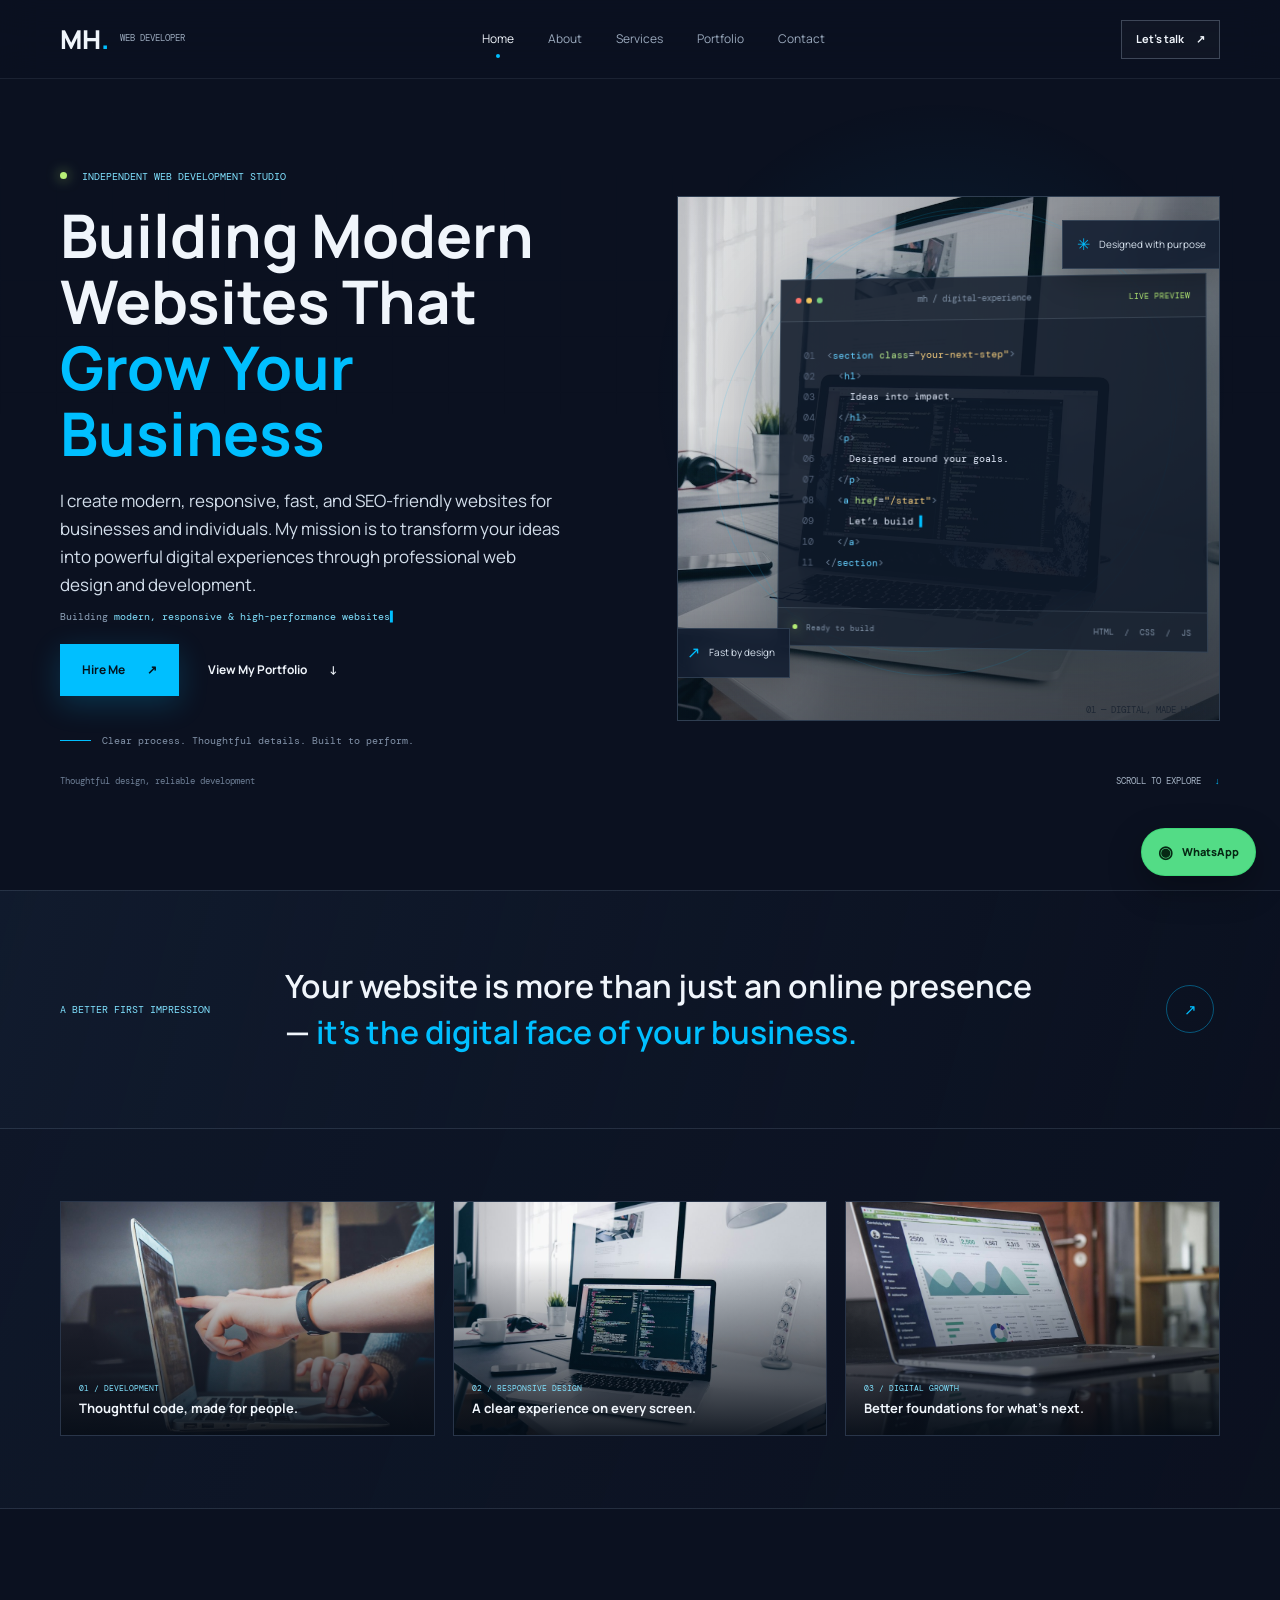
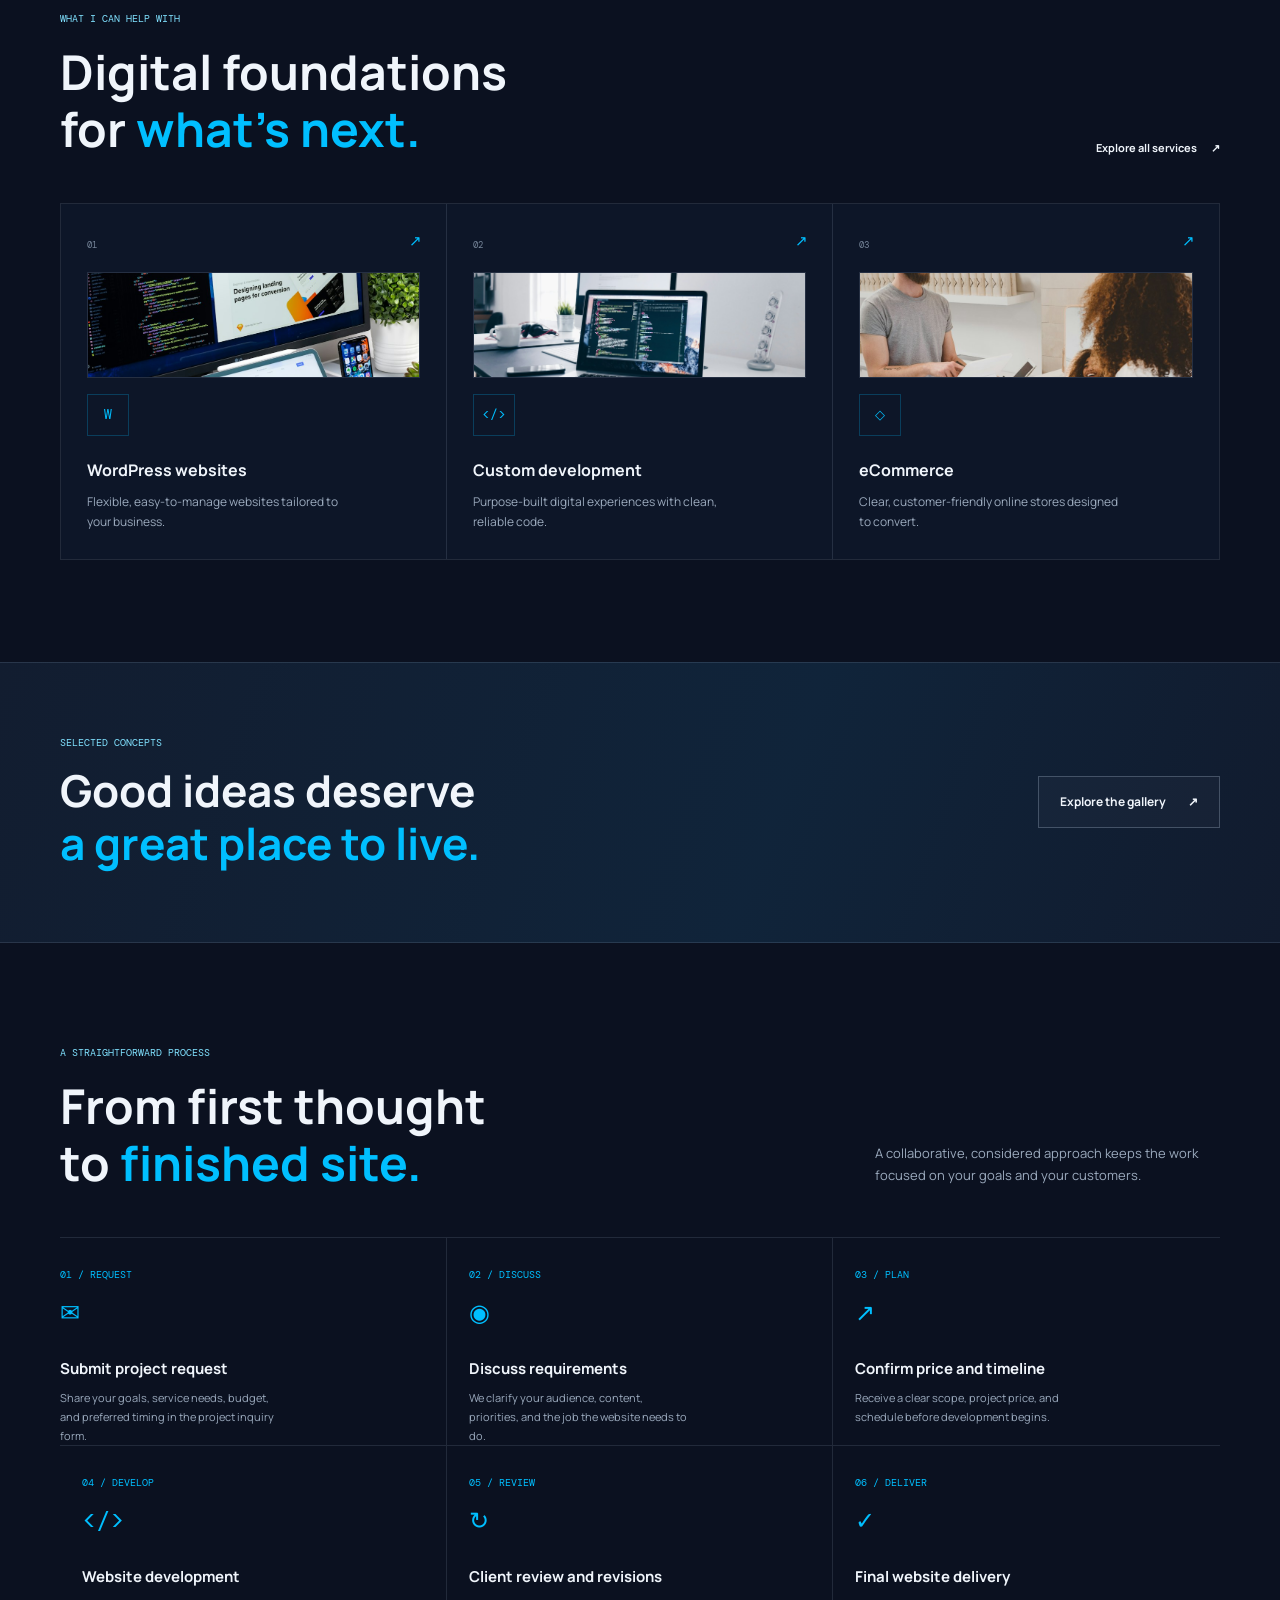
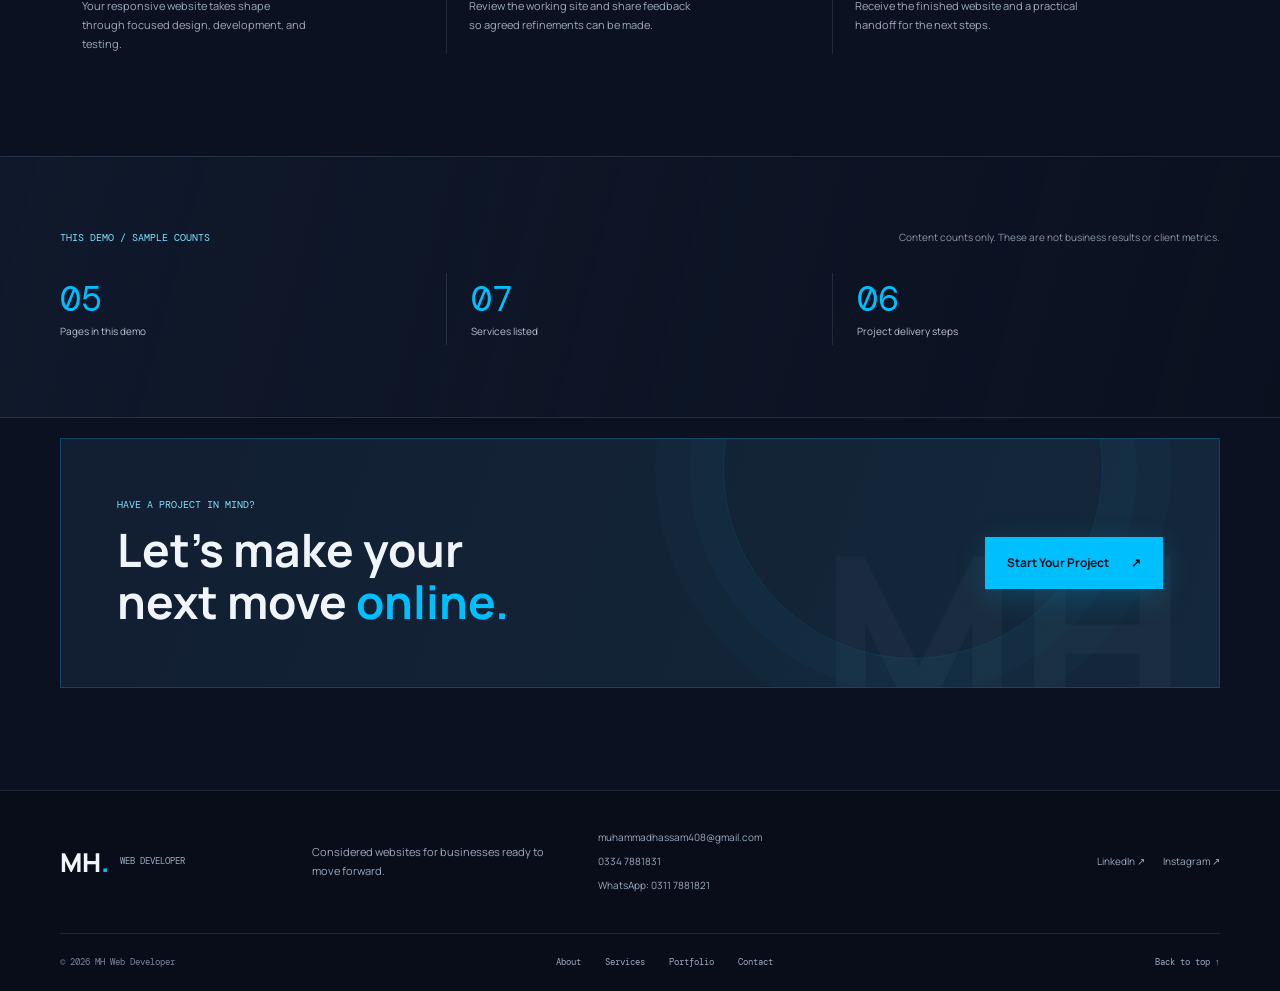
<file: index.html>
<!doctype html>
<html lang="en">
<head>
  <meta charset="utf-8">
  <meta name="viewport" content="width=device-width, initial-scale=1">
  <meta name="theme-color" content="#0b1120">
  <meta name="description" content="MH Web Developer creates modern, responsive, fast and SEO-friendly websites for businesses. Explore professional web design and development services.">
  <title>Professional Web Developer | MH Web Developer</title>
  <link rel="preconnect" href="https://fonts.googleapis.com">
  <link rel="preconnect" href="https://fonts.gstatic.com" crossorigin>
  <link href="https://fonts.googleapis.com/css2?family=DM+Mono:wght@400;500&family=Manrope:wght@400;500;600;700;800&display=swap" rel="stylesheet">
  <link rel="stylesheet" href="css/style.css">
  <script src="js/script.js" defer></script>
</head>
<body>
  <a class="skip-link" href="#main">Skip to content</a>
  <header class="site-header">
    <div class="container nav-wrap">
      <a class="brand" href="index.html" aria-label="MH Web Developer home"><span class="brand-mark">MH<span>.</span></span><span class="brand-name">WEB DEVELOPER</span></a>
      <button class="menu-toggle" type="button" aria-label="Open navigation" aria-expanded="false" aria-controls="primary-nav"><span></span><span></span></button>
      <nav class="primary-nav" id="primary-nav" aria-label="Primary navigation">
        <a href="index.html" aria-current="page">Home</a><a href="about.html">About</a><a href="services.html">Services</a><a href="portfolio.html">Portfolio</a><a href="contact.html">Contact</a>
      </nav>
      <a class="button button-small button-outline nav-cta" href="contact.html">Let’s talk <span aria-hidden="true">↗</span></a>
    </div>
  </header>

  <main id="main">
    <section class="hero section-pad">
      <div class="hero-grid container">
        <div class="hero-copy reveal">
          <p class="eyebrow"><span class="status-dot"></span> Independent web development studio</p>
          <h1>Building Modern Websites That <span class="text-accent">Grow Your Business</span></h1>
          <p class="hero-lede">I create modern, responsive, fast, and SEO-friendly websites for businesses and individuals. My mission is to transform your ideas into powerful digital experiences through professional web design and development.</p>
          <p class="typing-line"><span class="typing-label">Building </span><span class="typed-text" data-typing-text="modern, responsive &amp; high-performance websites" aria-hidden="true"></span><span class="typing-caret" aria-hidden="true">▍</span><span class="sr-only">Building modern, responsive and high-performance websites.</span></p>
          <div class="button-row"><a class="button button-primary" href="contact.html">Hire Me <span aria-hidden="true">↗</span></a><a class="button button-text" href="portfolio.html">View My Portfolio <span aria-hidden="true">↓</span></a></div>
          <div class="hero-note"><span class="note-line"></span><span>Clear process. Thoughtful details. Built to perform.</span></div>
        </div>
        <div class="hero-visual reveal">
          <img class="hero-workspace-image" src="assets/images/developer-workspace.jpg" alt="Web developer working at a laptop in a modern workspace" width="1400" height="933" fetchpriority="high">
          <div class="visual-orbit orbit-one"></div><div class="visual-orbit orbit-two"></div>
          <div class="code-window">
            <div class="window-top"><div class="window-dots"><i></i><i></i><i></i></div><span>mh / digital-experience</span><span class="window-status">LIVE PREVIEW</span></div>
            <div class="code-body"><div class="code-gutter">01<br>02<br>03<br>04<br>05<br>06<br>07<br>08<br>09<br>10<br>11</div><pre><span class="code-muted">&lt;</span><span class="code-blue">section</span> <span class="code-green">class</span>=<span class="code-yellow">"your-next-step"</span><span class="code-muted">&gt;</span>
  <span class="code-muted">&lt;</span><span class="code-blue">h1</span><span class="code-muted">&gt;</span>
    Ideas into impact.
  <span class="code-muted">&lt;/</span><span class="code-blue">h1</span><span class="code-muted">&gt;</span>
  <span class="code-muted">&lt;</span><span class="code-blue">p</span><span class="code-muted">&gt;</span>
    Designed around your goals.
  <span class="code-muted">&lt;/</span><span class="code-blue">p</span><span class="code-muted">&gt;</span>
  <span class="code-muted">&lt;</span><span class="code-blue">a</span> <span class="code-green">href</span>=<span class="code-yellow">"/start"</span><span class="code-muted">&gt;</span>
    Let’s build <span class="code-cursor">▍</span>
  <span class="code-muted">&lt;/</span><span class="code-blue">a</span><span class="code-muted">&gt;</span>
<span class="code-muted">&lt;/</span><span class="code-blue">section</span><span class="code-muted">&gt;</span></pre></div>
            <div class="window-bottom"><span><span class="status-dot"></span> Ready to build</span><span>HTML&nbsp; / &nbsp;CSS&nbsp; / &nbsp;JS</span></div>
          </div>
          <div class="float-chip chip-top"><span class="chip-icon">✳</span> Designed with purpose</div>
          <div class="float-chip chip-bottom"><span class="chip-icon">↗</span> Fast by design</div>
          <span class="visual-index">01 — DIGITAL, MADE HUMAN</span>
        </div>
      </div>
      <div class="hero-bottom container"><span>Thoughtful design, reliable development</span><span class="scroll-hint">SCROLL TO EXPLORE <span aria-hidden="true">↓</span></span></div>
    </section>

    <section class="intro-band section-pad-sm"><div class="container intro-band-inner"><p class="eyebrow">A better first impression</p><p class="intro-statement">Your website is more than just an online presence — <span class="text-accent">it’s the digital face of your business.</span></p><a class="round-link" href="about.html" aria-label="Learn more about MH Web Developer">↗</a></div></section>

    <section class="visual-gallery section-pad-sm" aria-label="Web development and digital business images"><div class="container visual-gallery-grid"><figure class="visual-gallery-item reveal"><img src="assets/images/coding-workspace.jpg" alt="Web developer working on a laptop with a project team" width="1000" height="667" loading="lazy"><figcaption><span>01 / DEVELOPMENT</span><strong>Thoughtful code, made for people.</strong></figcaption></figure><figure class="visual-gallery-item reveal"><img src="assets/images/responsive-devices.jpg" alt="Laptop displaying a web design project" width="1000" height="667" loading="lazy"><figcaption><span>02 / RESPONSIVE DESIGN</span><strong>A clear experience on every screen.</strong></figcaption></figure><figure class="visual-gallery-item reveal"><img src="assets/images/digital-business.jpg" alt="Digital business analytics and website performance dashboard" width="1000" height="667" loading="lazy"><figcaption><span>03 / DIGITAL GROWTH</span><strong>Better foundations for what’s next.</strong></figcaption></figure></div></section>

    <section class="section-pad" id="services"><div class="container"><div class="section-heading reveal"><div><p class="eyebrow">What I can help with</p><h2>Digital foundations<br>for <span class="text-accent">what’s next.</span></h2></div><a class="text-link" href="services.html">Explore all services <span aria-hidden="true">↗</span></a></div>
      <div class="service-preview-grid">
        <a class="service-preview reveal" href="services.html#wordpress"><span class="service-number">01</span><img class="service-preview-image" src="assets/images/wordpress-development.jpg" alt="Sample WordPress website shown across devices" width="900" height="600" loading="lazy"><span class="service-symbol">W</span><h3>WordPress websites</h3><p>Flexible, easy-to-manage websites tailored to your business.</p><span class="arrow-link" aria-hidden="true">↗</span></a>
        <a class="service-preview reveal" href="services.html#custom"><span class="service-number">02</span><img class="service-preview-image" src="assets/images/developer-workspace.jpg" alt="Laptop and code in a modern web development workspace" width="1400" height="933" loading="lazy"><span class="service-symbol">&lt;/&gt;</span><h3>Custom development</h3><p>Purpose-built digital experiences with clean, reliable code.</p><span class="arrow-link" aria-hidden="true">↗</span></a>
        <a class="service-preview reveal" href="services.html#ecommerce"><span class="service-number">03</span><img class="service-preview-image" src="assets/images/ecommerce-development.jpg" alt="Customer using a payment terminal for online retail" width="900" height="600" loading="lazy"><span class="service-symbol">◇</span><h3>eCommerce</h3><p>Clear, customer-friendly online stores designed to convert.</p><span class="arrow-link" aria-hidden="true">↗</span></a>
      </div>
    </div></section>

    <section class="work-strip section-pad-sm"><div class="container work-strip-inner"><div><p class="eyebrow">Selected concepts</p><h2>Good ideas deserve<br><span class="text-accent">a great place to live.</span></h2></div><a class="button button-outline" href="portfolio.html">Explore the gallery <span aria-hidden="true">↗</span></a></div></section>

    <section class="section-pad"><div class="container"><div class="section-heading reveal"><div><p class="eyebrow">A straightforward process</p><h2>From first thought<br>to <span class="text-accent">finished site.</span></h2></div><p class="heading-aside">A collaborative, considered approach keeps the work focused on your goals and your customers.</p></div>
      <div class="process-grid"><article class="process-step reveal"><span>01 / REQUEST</span><span class="process-icon" aria-hidden="true">✉</span><h3>Submit project request</h3><p>Share your goals, service needs, budget, and preferred timing in the project inquiry form.</p></article><article class="process-step reveal"><span>02 / DISCUSS</span><span class="process-icon" aria-hidden="true">◉</span><h3>Discuss requirements</h3><p>We clarify your audience, content, priorities, and the job the website needs to do.</p></article><article class="process-step reveal"><span>03 / PLAN</span><span class="process-icon" aria-hidden="true">↗</span><h3>Confirm price and timeline</h3><p>Receive a clear scope, project price, and schedule before development begins.</p></article><article class="process-step reveal"><span>04 / DEVELOP</span><span class="process-icon" aria-hidden="true">&lt;/&gt;</span><h3>Website development</h3><p>Your responsive website takes shape through focused design, development, and testing.</p></article><article class="process-step reveal"><span>05 / REVIEW</span><span class="process-icon" aria-hidden="true">↻</span><h3>Client review and revisions</h3><p>Review the working site and share feedback so agreed refinements can be made.</p></article><article class="process-step reveal"><span>06 / DELIVER</span><span class="process-icon" aria-hidden="true">✓</span><h3>Final website delivery</h3><p>Receive the finished website and a practical handoff for the next steps.</p></article></div>
    </div></section>

    <section class="stats-band section-pad-sm"><div class="container"><div class="stats-heading"><p class="eyebrow">This demo / sample counts</p><p>Content counts only. These are not business results or client metrics.</p></div><div class="stats-grid"><div class="stat-item"><span class="stat-value" data-counter="5">00</span><span>Pages in this demo</span></div><div class="stat-item"><span class="stat-value" data-counter="8">00</span><span>Services listed</span></div><div class="stat-item"><span class="stat-value" data-counter="6">00</span><span>Project delivery steps</span></div></div></div></section>

    <section class="cta-section section-pad-sm"><div class="container cta-panel reveal"><div><p class="eyebrow">Have a project in mind?</p><h2>Let’s make your<br>next move <span class="text-accent">online.</span></h2></div><a class="button button-primary" href="contact.html">Start Your Project <span aria-hidden="true">↗</span></a><span class="cta-mark" aria-hidden="true">MH</span></div></section>
  </main>

  <footer class="site-footer"><div class="container footer-main"><a class="brand" href="index.html" aria-label="MH Web Developer home"><span class="brand-mark">MH<span>.</span></span><span class="brand-name">WEB DEVELOPER</span></a><p>Considered websites for businesses ready to move forward.</p><div class="footer-contact"><a href="mailto:muhammadhassam408@gmail.com">muhammadhassam408@gmail.com</a><a href="tel:+923347881831">0334 7881831</a><a href="https://wa.me/923117881821?text=Hello%20MH%20Web%20Developer%2C%20I%27d%20like%20to%20discuss%20a%20website%20project." target="_blank" rel="noopener noreferrer">WhatsApp: 0311 7881821</a></div><div class="footer-links"><a href="https://www.linkedin.com/" target="_blank" rel="noopener noreferrer">LinkedIn ↗</a><a href="https://www.instagram.com/" target="_blank" rel="noopener noreferrer">Instagram ↗</a></div></div><div class="container footer-bottom"><span>© <span data-year>2026</span> MH Web Developer</span><div><a href="about.html">About</a><a href="services.html">Services</a><a href="portfolio.html">Portfolio</a><a href="contact.html">Contact</a></div><a href="#main" class="back-top">Back to top ↑</a></div></footer>
</body>
</html>
</file>
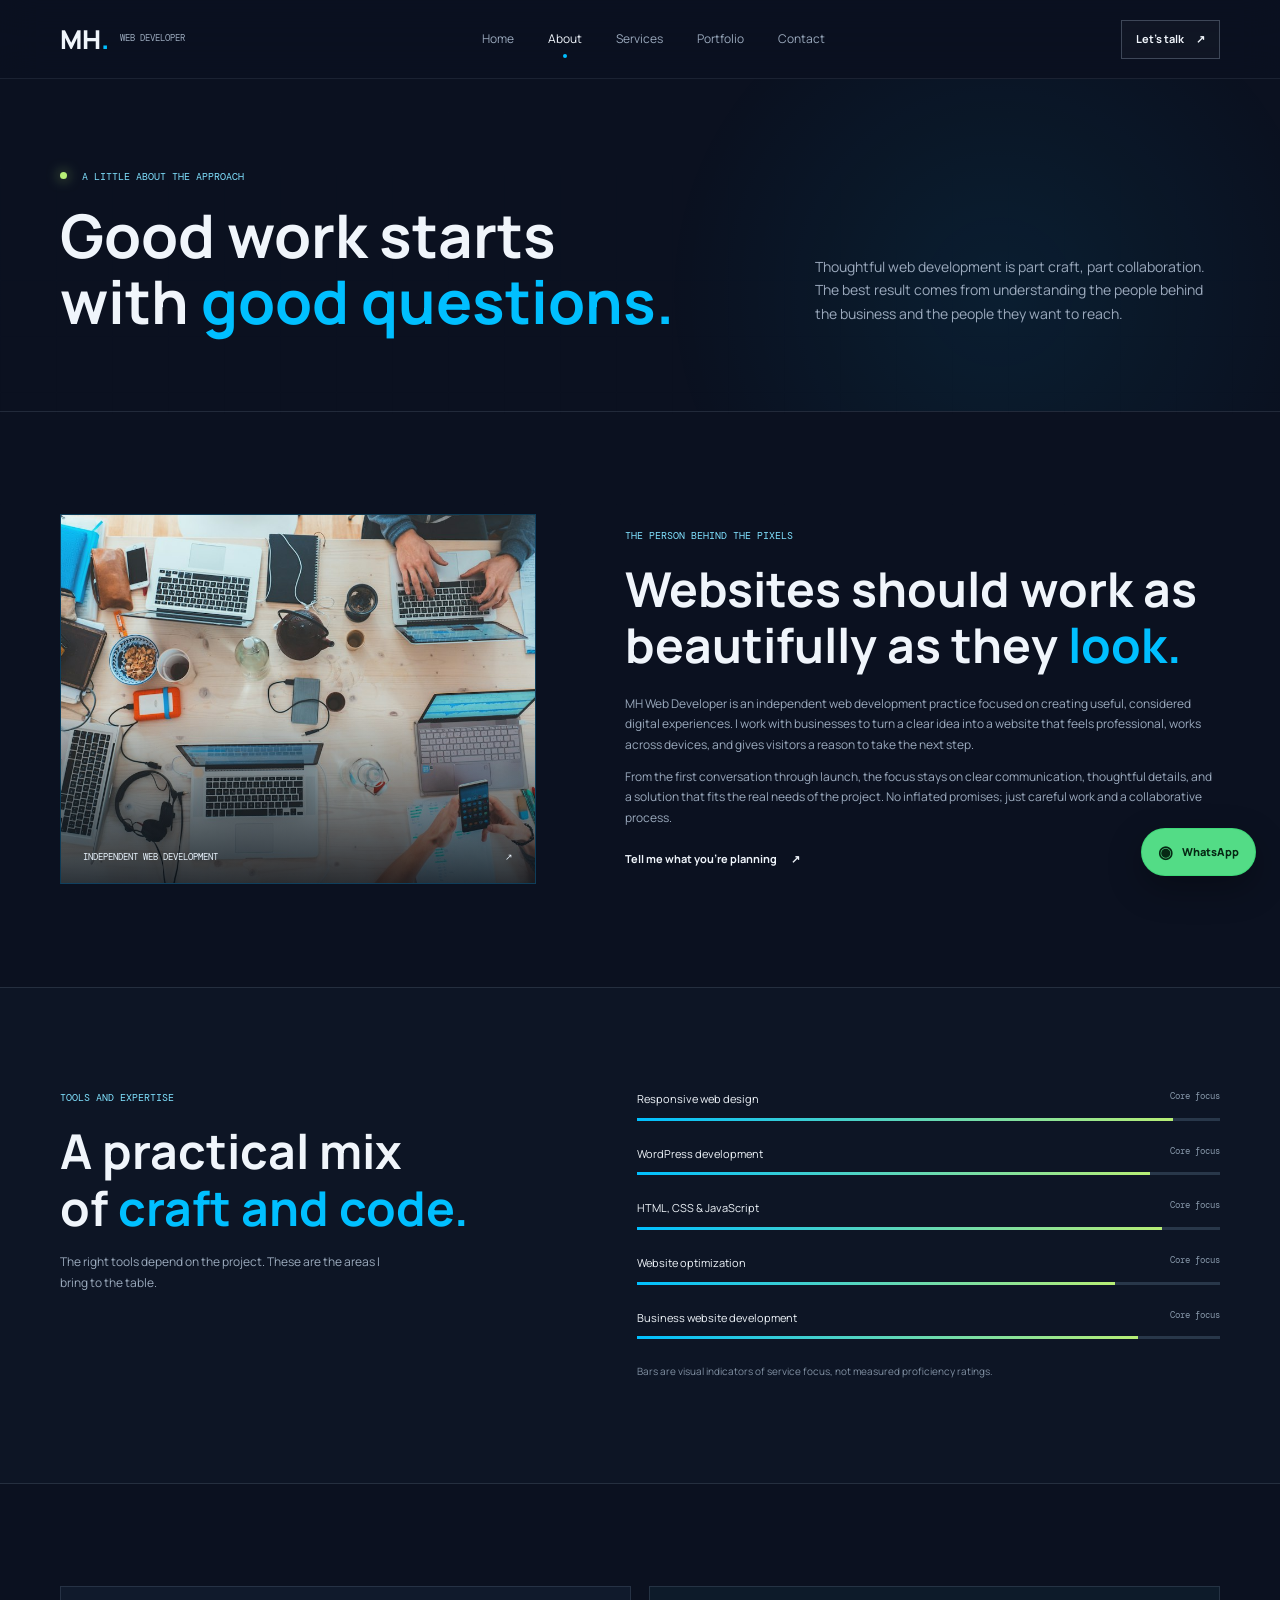
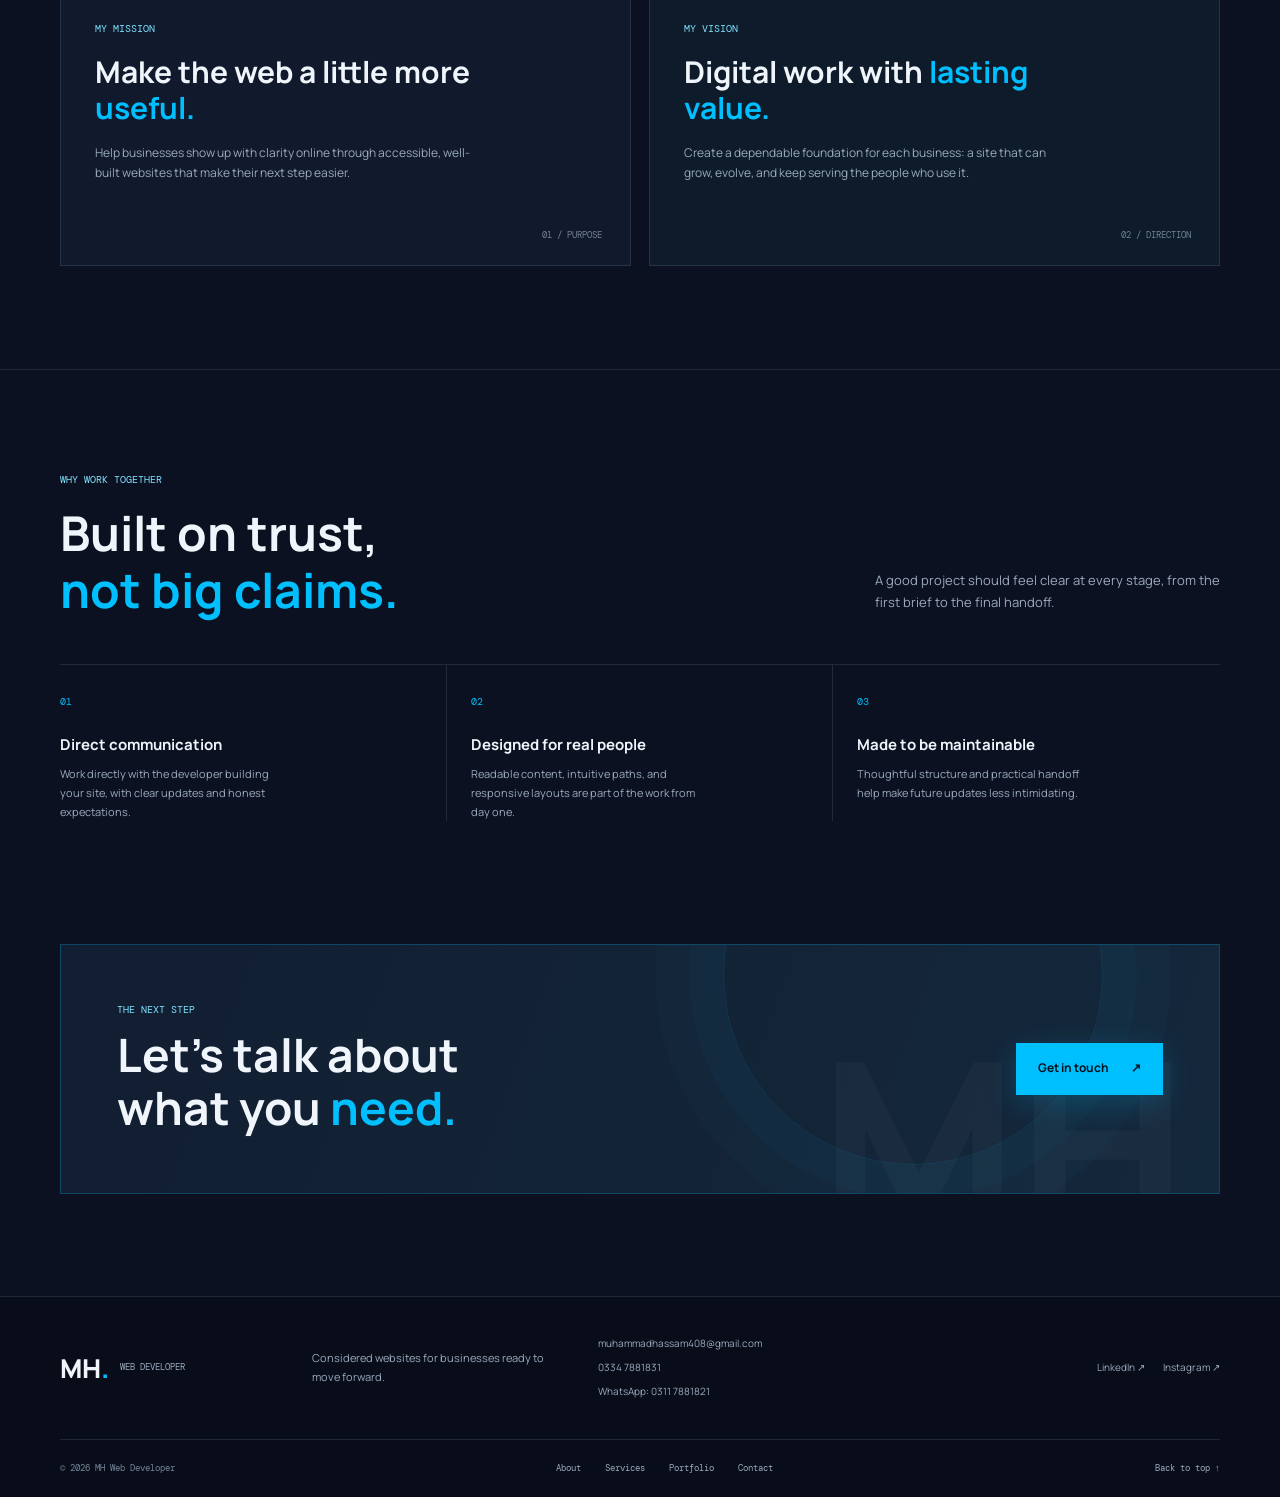
<file: about.html>
<!doctype html>
<html lang="en">
<head>
  <meta charset="utf-8"><meta name="viewport" content="width=device-width, initial-scale=1"><meta name="theme-color" content="#0b1120">
  <meta name="description" content="Learn about MH Web Developer, a web development studio creating modern, responsive, and SEO-friendly websites for businesses and individuals.">
  <title>About MH Web Developer | Professional Web Design</title>
  <link rel="preconnect" href="https://fonts.googleapis.com"><link rel="preconnect" href="https://fonts.gstatic.com" crossorigin><link href="https://fonts.googleapis.com/css2?family=DM+Mono:wght@400;500&family=Manrope:wght@400;500;600;700;800&display=swap" rel="stylesheet">
  <link rel="stylesheet" href="css/style.css"><script src="js/script.js" defer></script>
</head>
<body>
  <a class="skip-link" href="#main">Skip to content</a>
  <header class="site-header"><div class="container nav-wrap"><a class="brand" href="index.html" aria-label="MH Web Developer home"><span class="brand-mark">MH<span>.</span></span><span class="brand-name">WEB DEVELOPER</span></a><button class="menu-toggle" type="button" aria-label="Open navigation" aria-expanded="false" aria-controls="primary-nav"><span></span><span></span></button><nav class="primary-nav" id="primary-nav" aria-label="Primary navigation"><a href="index.html">Home</a><a href="about.html" aria-current="page">About</a><a href="services.html">Services</a><a href="portfolio.html">Portfolio</a><a href="contact.html">Contact</a></nav><a class="button button-small button-outline nav-cta" href="contact.html">Let’s talk <span aria-hidden="true">↗</span></a></div></header>
  <main id="main">
    <section class="page-hero section-pad"><div class="container page-hero-grid"><div class="reveal"><p class="eyebrow"><span class="status-dot"></span> A little about the approach</p><h1>Good work starts<br>with <span class="text-accent">good questions.</span></h1></div><p class="page-hero-aside reveal">Thoughtful web development is part craft, part collaboration. The best result comes from understanding the people behind the business and the people they want to reach.</p></div></section>
    <section class="section-pad section-top-line"><div class="container about-intro-grid"><figure class="about-monogram reveal"><img src="assets/images/developer-about.jpg" alt="Web development team collaborating around a laptop" width="1000" height="667" loading="lazy"><figcaption>INDEPENDENT WEB DEVELOPMENT <span aria-hidden="true">↗</span></figcaption></figure><div class="about-copy reveal"><p class="eyebrow">The person behind the pixels</p><h2>Websites should work as beautifully as they <span class="text-accent">look.</span></h2><p>MH Web Developer is an independent web development practice focused on creating useful, considered digital experiences. I work with businesses to turn a clear idea into a website that feels professional, works across devices, and gives visitors a reason to take the next step.</p><p>From the first conversation through launch, the focus stays on clear communication, thoughtful details, and a solution that fits the real needs of the project. No inflated promises; just careful work and a collaborative process.</p><a class="text-link" href="contact.html">Tell me what you’re planning <span aria-hidden="true">↗</span></a></div></div></section>
    <section class="section-pad skills-section"><div class="container skills-grid"><div class="reveal"><p class="eyebrow">Tools and expertise</p><h2>A practical mix<br>of <span class="text-accent">craft and code.</span></h2><p class="section-copy">The right tools depend on the project. These are the areas I bring to the table.</p></div><div class="skill-list reveal"><div class="skill-item"><div><span>Responsive web design</span><span>Core focus</span></div><div class="skill-track"><span style="--skill: 92%"></span></div></div><div class="skill-item"><div><span>WordPress development</span><span>Core focus</span></div><div class="skill-track"><span style="--skill: 88%"></span></div></div><div class="skill-item"><div><span>HTML, CSS &amp; JavaScript</span><span>Core focus</span></div><div class="skill-track"><span style="--skill: 90%"></span></div></div><div class="skill-item"><div><span>Website optimization</span><span>Core focus</span></div><div class="skill-track"><span style="--skill: 82%"></span></div></div><div class="skill-item"><div><span>Business website development</span><span>Core focus</span></div><div class="skill-track"><span style="--skill: 86%"></span></div></div><p class="skill-note">Bars are visual indicators of service focus, not measured proficiency ratings.</p></div></div></section>
    <section class="section-pad"><div class="container mission-grid"><div class="mission-card reveal"><p class="eyebrow">My mission</p><h2>Make the web a little more <span class="text-accent">useful.</span></h2><p>Help businesses show up with clarity online through accessible, well-built websites that make their next step easier.</p><span class="mission-index">01 / PURPOSE</span></div><div class="mission-card mission-card-alt reveal"><p class="eyebrow">My vision</p><h2>Digital work with <span class="text-accent">lasting value.</span></h2><p>Create a dependable foundation for each business: a site that can grow, evolve, and keep serving the people who use it.</p><span class="mission-index">02 / DIRECTION</span></div></div></section>
    <section class="section-pad section-top-line"><div class="container"><div class="section-heading reveal"><div><p class="eyebrow">Why work together</p><h2>Built on trust,<br><span class="text-accent">not big claims.</span></h2></div><p class="heading-aside">A good project should feel clear at every stage, from the first brief to the final handoff.</p></div><div class="reason-grid"><article class="reason-item reveal"><span>01</span><h3>Direct communication</h3><p>Work directly with the developer building your site, with clear updates and honest expectations.</p></article><article class="reason-item reveal"><span>02</span><h3>Designed for real people</h3><p>Readable content, intuitive paths, and responsive layouts are part of the work from day one.</p></article><article class="reason-item reveal"><span>03</span><h3>Made to be maintainable</h3><p>Thoughtful structure and practical handoff help make future updates less intimidating.</p></article></div></div></section>
    <section class="cta-section section-pad-sm"><div class="container cta-panel reveal"><div><p class="eyebrow">The next step</p><h2>Let’s talk about<br>what you <span class="text-accent">need.</span></h2></div><a class="button button-primary" href="contact.html">Get in touch <span aria-hidden="true">↗</span></a><span class="cta-mark" aria-hidden="true">MH</span></div></section>
  </main>
  <footer class="site-footer"><div class="container footer-main"><a class="brand" href="index.html" aria-label="MH Web Developer home"><span class="brand-mark">MH<span>.</span></span><span class="brand-name">WEB DEVELOPER</span></a><p>Considered websites for businesses ready to move forward.</p><div class="footer-contact"><a href="mailto:muhammadhassam408@gmail.com">muhammadhassam408@gmail.com</a><a href="tel:+923347881831">0334 7881831</a><a href="https://wa.me/923117881821?text=Hello%20MH%20Web%20Developer%2C%20I%27d%20like%20to%20discuss%20a%20website%20project." target="_blank" rel="noopener noreferrer">WhatsApp: 0311 7881821</a></div><div class="footer-links"><a href="https://www.linkedin.com/" target="_blank" rel="noopener noreferrer">LinkedIn ↗</a><a href="https://www.instagram.com/" target="_blank" rel="noopener noreferrer">Instagram ↗</a></div></div><div class="container footer-bottom"><span>© <span data-year>2026</span> MH Web Developer</span><div><a href="about.html">About</a><a href="services.html">Services</a><a href="portfolio.html">Portfolio</a><a href="contact.html">Contact</a></div><a href="#main" class="back-top">Back to top ↑</a></div></footer>
</body>
</html>
</file>
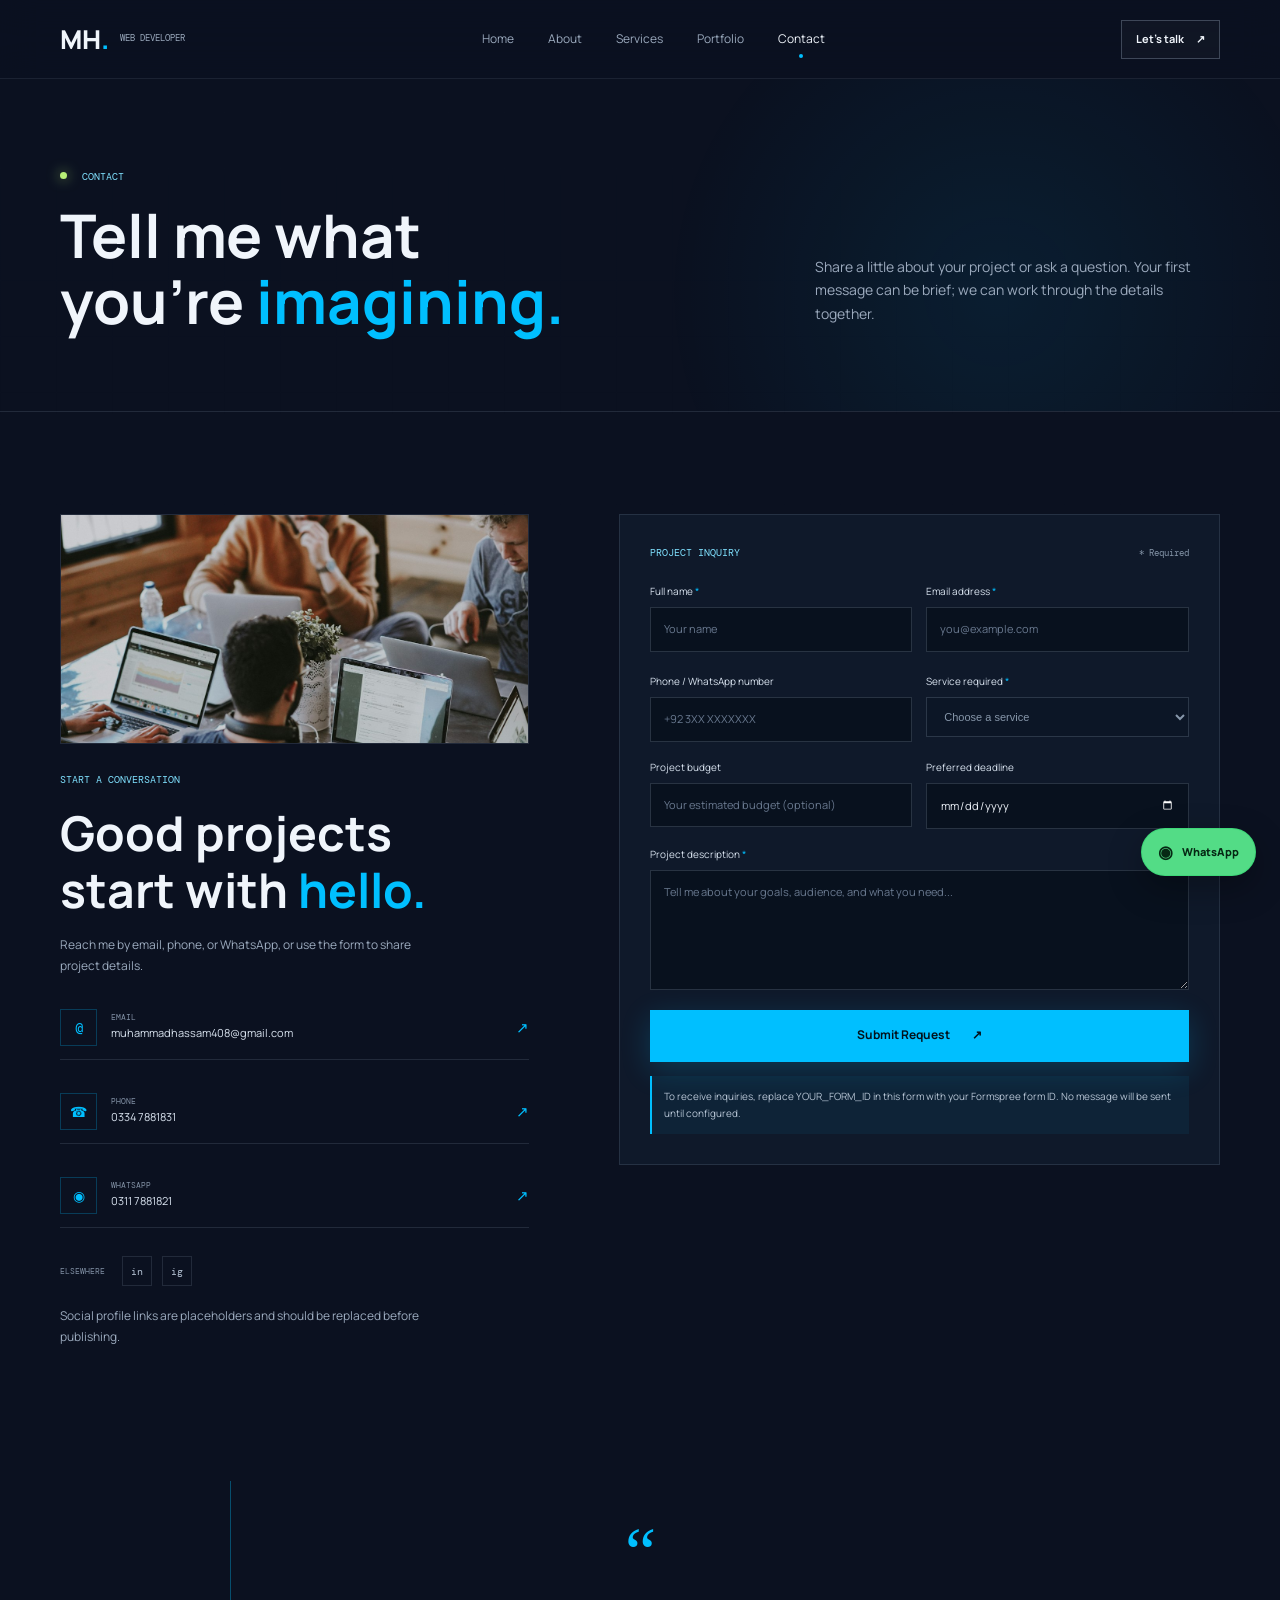
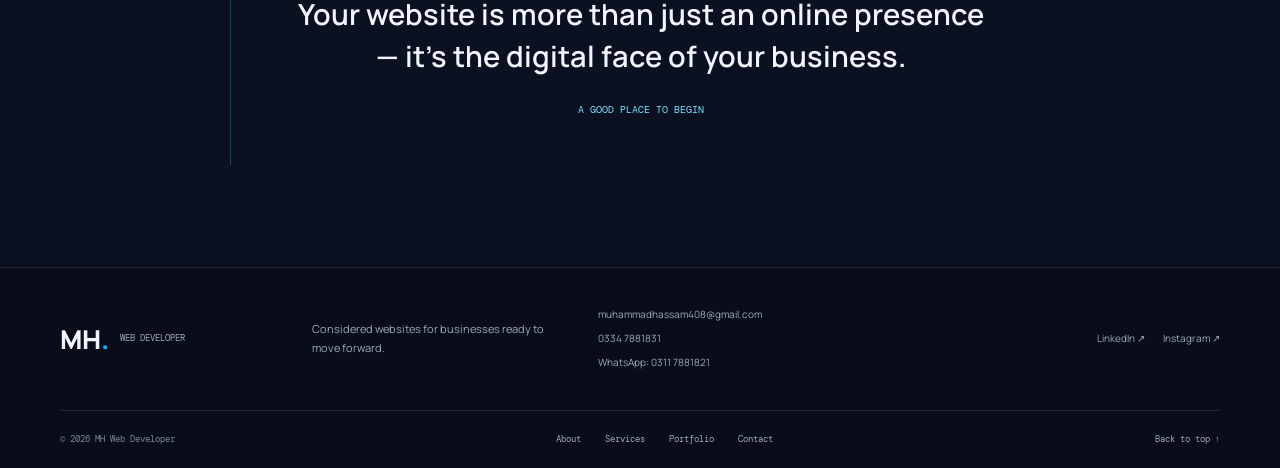
<file: contact.html>
<!doctype html>
<html lang="en">
<head>
  <meta charset="utf-8"><meta name="viewport" content="width=device-width, initial-scale=1"><meta name="theme-color" content="#0b1120">
  <meta name="description" content="Contact MH Web Developer for professional web design, responsive website development, WordPress, and eCommerce website services. Let's discuss your project.">
  <title>Contact MH Web Developer | Web Design Services</title>
  <link rel="preconnect" href="https://fonts.googleapis.com"><link rel="preconnect" href="https://fonts.gstatic.com" crossorigin><link href="https://fonts.googleapis.com/css2?family=DM+Mono:wght@400;500&family=Manrope:wght@400;500;600;700;800&display=swap" rel="stylesheet">
  <link rel="stylesheet" href="css/style.css"><script src="js/script.js" defer></script>
</head>
<body>
  <a class="skip-link" href="#main">Skip to content</a>
  <header class="site-header"><div class="container nav-wrap"><a class="brand" href="index.html" aria-label="MH Web Developer home"><span class="brand-mark">MH<span>.</span></span><span class="brand-name">WEB DEVELOPER</span></a><button class="menu-toggle" type="button" aria-label="Open navigation" aria-expanded="false" aria-controls="primary-nav"><span></span><span></span></button><nav class="primary-nav" id="primary-nav" aria-label="Primary navigation"><a href="index.html">Home</a><a href="about.html">About</a><a href="services.html">Services</a><a href="portfolio.html">Portfolio</a><a href="contact.html" aria-current="page">Contact</a></nav><a class="button button-small button-outline nav-cta" href="contact.html">Let’s talk <span aria-hidden="true">↗</span></a></div></header>
  <main id="main">
    <section class="page-hero section-pad"><div class="container page-hero-grid"><div class="reveal"><p class="eyebrow"><span class="status-dot"></span> Contact</p><h1>Tell me what<br>you’re <span class="text-accent">imagining.</span></h1></div><p class="page-hero-aside reveal">Share a little about your project or ask a question. Your first message can be brief; we can work through the details together.</p></div></section>
    <section class="section-pad section-top-line"><div class="container contact-grid"><div class="contact-details reveal"><img class="contact-image" src="assets/images/project-discussion.jpg" alt="Creative team discussing a website project around a laptop" width="1200" height="800" loading="lazy"><p class="eyebrow">Start a conversation</p><h2>Good projects<br>start with <span class="text-accent">hello.</span></h2><p>Reach me by email, phone, or WhatsApp, or use the form to share project details.</p><a class="contact-method" href="mailto:muhammadhassam408@gmail.com"><span class="contact-method-icon">@</span><span><small>EMAIL</small>muhammadhassam408@gmail.com</span><b aria-hidden="true">↗</b></a><a class="contact-method" href="tel:+923347881831"><span class="contact-method-icon">☎</span><span><small>PHONE</small>0334 7881831</span><b aria-hidden="true">↗</b></a><a class="contact-method" href="https://wa.me/923117881821?text=Hello%20MH%20Web%20Developer%2C%20I%27d%20like%20to%20discuss%20a%20website%20project." target="_blank" rel="noopener noreferrer"><span class="contact-method-icon">◉</span><span><small>WHATSAPP</small>0311 7881821</span><b aria-hidden="true">↗</b></a><div class="social-row"><span>ELSEWHERE</span><a href="https://www.linkedin.com/" target="_blank" rel="noopener noreferrer" aria-label="LinkedIn (placeholder link)">in</a><a href="https://www.instagram.com/" target="_blank" rel="noopener noreferrer" aria-label="Instagram (placeholder link)">ig</a></div><p class="contact-placeholder-note">Social profile links are placeholders and should be replaced before publishing.</p></div>
      <form class="contact-form reveal" id="contact-form" data-formspree-endpoint="https://formspree.io/f/YOUR_FORM_ID" novalidate>
        <div class="form-heading"><span class="eyebrow">Project inquiry</span><span class="form-required">* Required</span></div>
        <div class="form-row"><label for="name">Full name <span>*</span><input id="name" name="name" type="text" autocomplete="name" required minlength="2" placeholder="Your name"><span class="field-error" aria-live="polite"></span></label><label for="email">Email address <span>*</span><input id="email" name="email" type="email" autocomplete="email" required placeholder="you@example.com"><span class="field-error" aria-live="polite"></span></label></div>
        <div class="form-row"><label for="phone">Phone / WhatsApp number<input id="phone" name="phone" type="tel" autocomplete="tel" placeholder="+92 3XX XXXXXXX"></label><label for="service">Service required <span>*</span><select id="service" name="service" required><option value="">Choose a service</option><option>WordPress Website Development</option><option>Custom Website Design</option><option>eCommerce Website Development</option><option>Business Website Development</option><option>Landing Page Design</option><option>SEO Optimization</option><option>Website Speed Optimization</option><option>Website Maintenance</option><option>Not sure yet</option></select><span class="field-error" aria-live="polite"></span></label></div>
        <div class="form-row"><label for="budget">Project budget<input id="budget" name="budget" type="text" placeholder="Your estimated budget (optional)"></label><label for="deadline">Preferred deadline<input id="deadline" name="deadline" type="date"></label></div>
        <label for="message">Project description <span>*</span><textarea id="message" name="message" rows="5" required minlength="10" placeholder="Tell me about your goals, audience, and what you need..."></textarea><span class="field-error" aria-live="polite"></span></label>
        <button class="button button-primary form-submit" type="submit">Submit Request <span aria-hidden="true">↗</span></button>
        <p class="form-status" id="form-status" role="status" aria-live="polite">To receive inquiries, replace YOUR_FORM_ID in this form with your Formspree form ID. No message will be sent until configured.</p>
      </form>
    </div></section>
    <section class="cta-section section-pad-sm"><div class="container quote-panel reveal"><span class="quote-mark">“</span><blockquote>Your website is more than just an online presence — it’s the digital face of your business.</blockquote><span class="eyebrow">A good place to begin</span></div></section>
  </main>
  <footer class="site-footer"><div class="container footer-main"><a class="brand" href="index.html" aria-label="MH Web Developer home"><span class="brand-mark">MH<span>.</span></span><span class="brand-name">WEB DEVELOPER</span></a><p>Considered websites for businesses ready to move forward.</p><div class="footer-contact"><a href="mailto:muhammadhassam408@gmail.com">muhammadhassam408@gmail.com</a><a href="tel:+923347881831">0334 7881831</a><a href="https://wa.me/923117881821?text=Hello%20MH%20Web%20Developer%2C%20I%27d%20like%20to%20discuss%20a%20website%20project." target="_blank" rel="noopener noreferrer">WhatsApp: 0311 7881821</a></div><div class="footer-links"><a href="https://www.linkedin.com/" target="_blank" rel="noopener noreferrer">LinkedIn ↗</a><a href="https://www.instagram.com/" target="_blank" rel="noopener noreferrer">Instagram ↗</a></div></div><div class="container footer-bottom"><span>© <span data-year>2026</span> MH Web Developer</span><div><a href="about.html">About</a><a href="services.html">Services</a><a href="portfolio.html">Portfolio</a><a href="contact.html">Contact</a></div><a href="#main" class="back-top">Back to top ↑</a></div></footer>
</body>
</html>
</file>
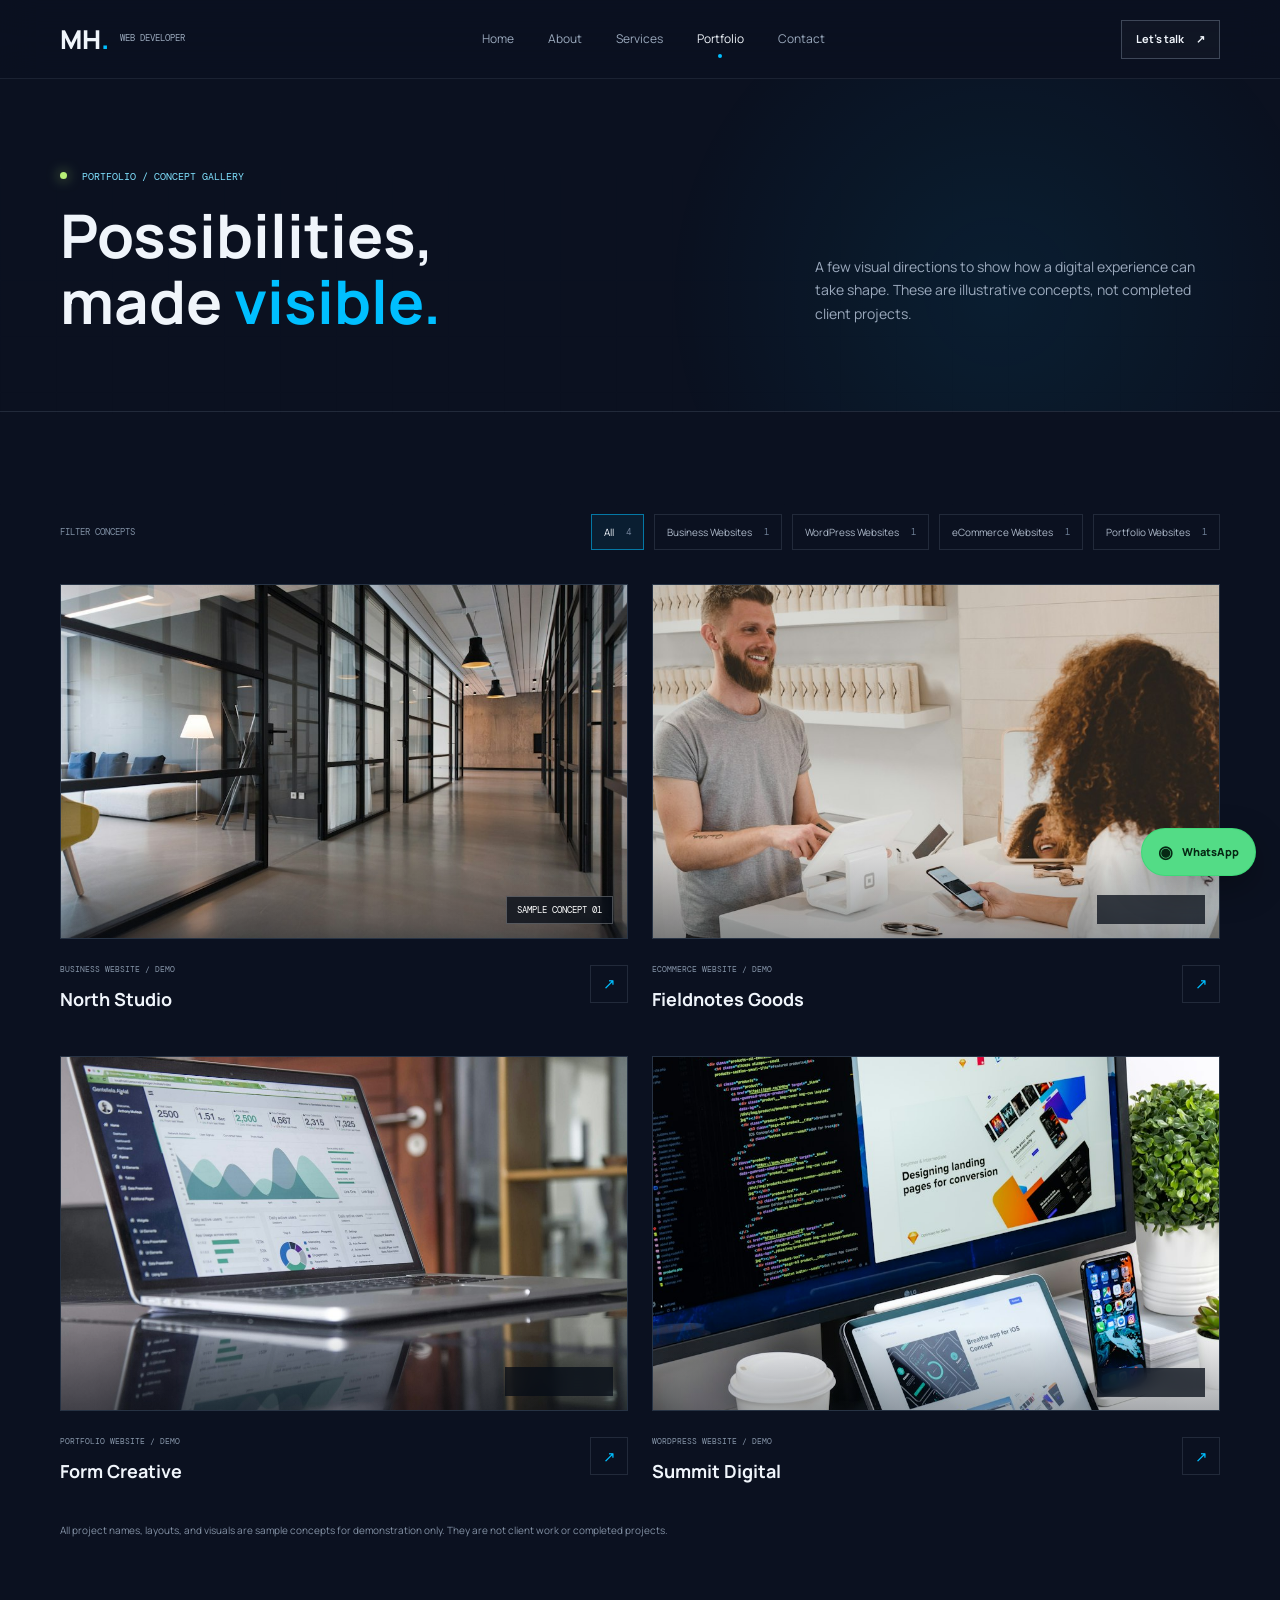
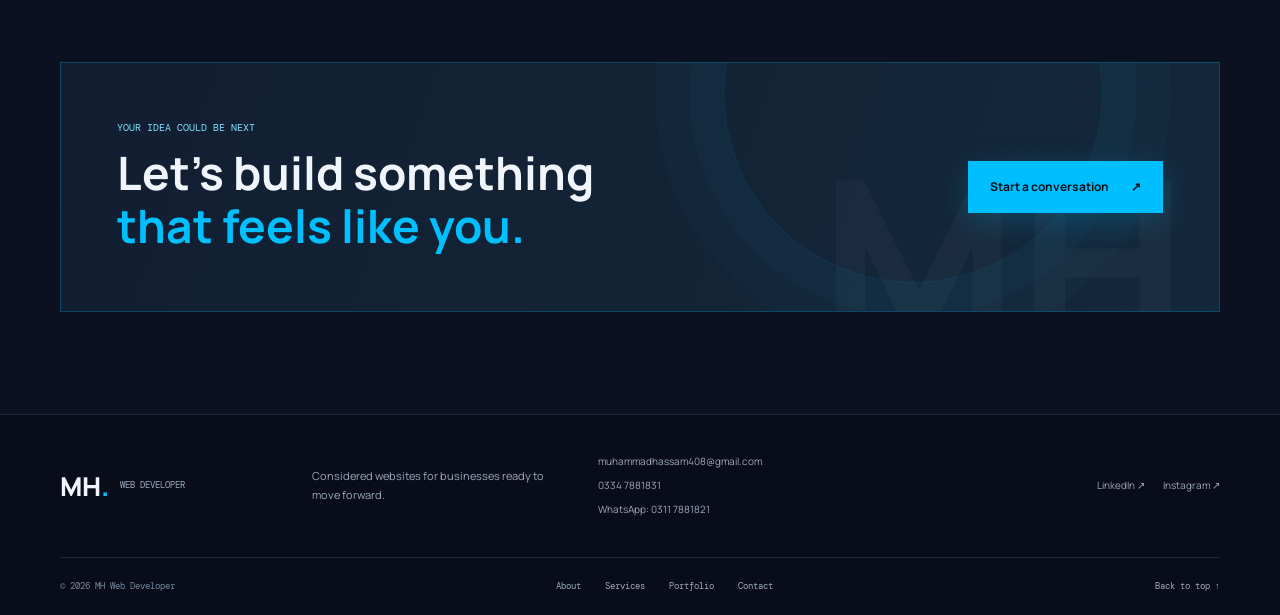
<file: portfolio.html>
<!doctype html>
<html lang="en">
<head>
  <meta charset="utf-8"><meta name="viewport" content="width=device-width, initial-scale=1"><meta name="theme-color" content="#0b1120">
  <meta name="description" content="Explore MH Web Developer's portfolio of creative website design concepts, responsive layouts, and modern web development projects.">
  <title>Web Design Portfolio & Projects | MH Web Developer</title>
  <link rel="preconnect" href="https://fonts.googleapis.com"><link rel="preconnect" href="https://fonts.gstatic.com" crossorigin><link href="https://fonts.googleapis.com/css2?family=DM+Mono:wght@400;500&family=Manrope:wght@400;500;600;700;800&display=swap" rel="stylesheet">
  <link rel="stylesheet" href="css/style.css"><script src="js/script.js" defer></script>
</head>
<body>
  <a class="skip-link" href="#main">Skip to content</a>
  <header class="site-header"><div class="container nav-wrap"><a class="brand" href="index.html" aria-label="MH Web Developer home"><span class="brand-mark">MH<span>.</span></span><span class="brand-name">WEB DEVELOPER</span></a><button class="menu-toggle" type="button" aria-label="Open navigation" aria-expanded="false" aria-controls="primary-nav"><span></span><span></span></button><nav class="primary-nav" id="primary-nav" aria-label="Primary navigation"><a href="index.html">Home</a><a href="about.html">About</a><a href="services.html">Services</a><a href="portfolio.html" aria-current="page">Portfolio</a><a href="contact.html">Contact</a></nav><a class="button button-small button-outline nav-cta" href="contact.html">Let’s talk <span aria-hidden="true">↗</span></a></div></header>
  <main id="main">
    <section class="page-hero section-pad"><div class="container page-hero-grid"><div class="reveal"><p class="eyebrow"><span class="status-dot"></span> Portfolio / concept gallery</p><h1>Possibilities,<br>made <span class="text-accent">visible.</span></h1></div><p class="page-hero-aside reveal">A few visual directions to show how a digital experience can take shape. These are illustrative concepts, not completed client projects.</p></div></section>
    <section class="section-pad section-top-line"><div class="container"><div class="filter-bar reveal" role="group" aria-label="Filter concepts by category"><span class="filter-label">Filter concepts</span><button class="filter-button is-active" type="button" data-filter="all" aria-pressed="true">All <span>4</span></button><button class="filter-button" type="button" data-filter="business" aria-pressed="false">Business Websites <span>1</span></button><button class="filter-button" type="button" data-filter="wordpress" aria-pressed="false">WordPress Websites <span>1</span></button><button class="filter-button" type="button" data-filter="commerce" aria-pressed="false">eCommerce Websites <span>1</span></button><button class="filter-button" type="button" data-filter="portfolio" aria-pressed="false">Portfolio Websites <span>1</span></button></div>
      <div class="project-grid">
        <article class="project-card reveal" data-category="business"><div class="project-art art-studio"><img src="assets/images/business-websites.jpg" alt="Sample business website project preview for an interior studio" width="900" height="600" loading="lazy"><div class="mock-browser"><div class="mock-bar"><i></i><i></i><i></i><span>north / studio</span></div><div class="mock-studio"><span>DESIGN FOR LIVING</span><strong>Spaces that<br>feel like <i>you.</i></strong><div class="mock-pill">Explore the studio ↗</div><div class="mock-shape shape-chair"></div><div class="mock-shape shape-lamp"></div></div></div><span class="art-label">SAMPLE CONCEPT 01</span></div><div class="project-info"><div><span class="project-type">BUSINESS WEBSITE / DEMO</span><h2>North Studio</h2></div><button class="project-preview" type="button" data-preview="North Studio" data-description="A warm, editorial concept for an interior design studio, pairing confident typography with a calm, considered layout." aria-label="Preview North Studio concept">↗</button></div></article>
        <article class="project-card reveal" data-category="commerce"><div class="project-art art-market"><img src="assets/images/ecommerce-development.jpg" alt="Sample eCommerce website concept showing an online retail checkout" width="900" height="600" loading="lazy"><div class="mock-browser"><div class="mock-bar"><i></i><i></i><i></i><span>fieldnotes / goods</span></div><div class="mock-market"><div class="market-nav">FIELDNOTES <span>SHOP&nbsp;&nbsp; ABOUT&nbsp;&nbsp; BAG (0)</span></div><div class="market-copy"><span>MADE FOR SLOW MORNINGS</span><strong>Make room<br>for <i>ritual.</i></strong><b>Explore the collection&nbsp; →</b></div><div class="market-object"><span>F / N</span></div><small>01 — EVERYDAY CERAMICS</small></div></div><span class="art-label">SAMPLE CONCEPT 02</span></div><div class="project-info"><div><span class="project-type">ECOMMERCE WEBSITE / DEMO</span><h2>Fieldnotes Goods</h2></div><button class="project-preview" type="button" data-preview="Fieldnotes Goods" data-description="A product-led storefront concept for everyday goods, with a quiet visual identity and a straightforward shopping path." aria-label="Preview Fieldnotes Goods concept">↗</button></div></article>
        <article class="project-card reveal" data-category="portfolio"><div class="project-art art-creative"><img src="assets/images/portfolio-concepts.jpg" alt="Sample creative portfolio website displayed on a laptop" width="1100" height="733" loading="lazy"><div class="mock-browser"><div class="mock-bar"><i></i><i></i><i></i><span>form / creative</span></div><div class="mock-creative"><span>INDEPENDENT CREATIVE PRACTICE</span><strong>Make a little<br><i>noise.</i></strong><div class="creative-stamp">FORM<br>STUDIO</div><div class="creative-swatch swatch-one"></div><div class="creative-swatch swatch-two"></div><b>Selected work&nbsp; ↓</b></div></div><span class="art-label">SAMPLE CONCEPT 03</span></div><div class="project-info"><div><span class="project-type">PORTFOLIO WEBSITE / DEMO</span><h2>Form Creative</h2></div><button class="project-preview" type="button" data-preview="Form Creative" data-description="A bold portfolio concept for a creative practice, built around expressive type, strong color, and a clear project index." aria-label="Preview Form Creative concept">↗</button></div></article>
        <article class="project-card reveal" data-category="wordpress"><div class="project-art art-wordpress"><img src="assets/images/wordpress-development.jpg" alt="Sample WordPress website design shown across devices" width="900" height="600" loading="lazy"><div class="wordpress-preview"><span>WP / BUSINESS</span><strong>Make your next<br>move online.</strong><i>Services&nbsp;&nbsp; About&nbsp;&nbsp; Contact</i></div><span class="art-label">SAMPLE CONCEPT 04</span></div><div class="project-info"><div><span class="project-type">WORDPRESS WEBSITE / DEMO</span><h2>Summit Digital</h2></div><button class="project-preview" type="button" data-preview="Summit Digital" data-description="A clean WordPress business website concept with clear service navigation and a direct project inquiry path." aria-label="Preview Summit Digital concept">↗</button></div></article>
      </div>
      <p class="portfolio-disclaimer">All project names, layouts, and visuals are sample concepts for demonstration only. They are not client work or completed projects.</p>
    </div></section>
    <dialog class="preview-dialog" aria-labelledby="preview-title"><div class="dialog-top"><span class="eyebrow">Concept preview</span><button class="dialog-close" type="button" aria-label="Close preview">×</button></div><img id="preview-image" alt=""><h2 id="preview-title"></h2><p id="preview-description"></p><p class="dialog-note">Illustrative design concept; not a live client project.</p><a class="text-link" href="contact.html">Discuss a project like this <span aria-hidden="true">↗</span></a></dialog>
    <section class="cta-section section-pad-sm"><div class="container cta-panel reveal"><div><p class="eyebrow">Your idea could be next</p><h2>Let’s build something<br><span class="text-accent">that feels like you.</span></h2></div><a class="button button-primary" href="contact.html">Start a conversation <span aria-hidden="true">↗</span></a><span class="cta-mark" aria-hidden="true">MH</span></div></section>
  </main>
  <footer class="site-footer"><div class="container footer-main"><a class="brand" href="index.html" aria-label="MH Web Developer home"><span class="brand-mark">MH<span>.</span></span><span class="brand-name">WEB DEVELOPER</span></a><p>Considered websites for businesses ready to move forward.</p><div class="footer-contact"><a href="mailto:muhammadhassam408@gmail.com">muhammadhassam408@gmail.com</a><a href="tel:+923347881831">0334 7881831</a><a href="https://wa.me/923117881821?text=Hello%20MH%20Web%20Developer%2C%20I%27d%20like%20to%20discuss%20a%20website%20project." target="_blank" rel="noopener noreferrer">WhatsApp: 0311 7881821</a></div><div class="footer-links"><a href="https://www.linkedin.com/" target="_blank" rel="noopener noreferrer">LinkedIn ↗</a><a href="https://www.instagram.com/" target="_blank" rel="noopener noreferrer">Instagram ↗</a></div></div><div class="container footer-bottom"><span>© <span data-year>2026</span> MH Web Developer</span><div><a href="about.html">About</a><a href="services.html">Services</a><a href="portfolio.html">Portfolio</a><a href="contact.html">Contact</a></div><a href="#main" class="back-top">Back to top ↑</a></div></footer>
</body>
</html>
</file>
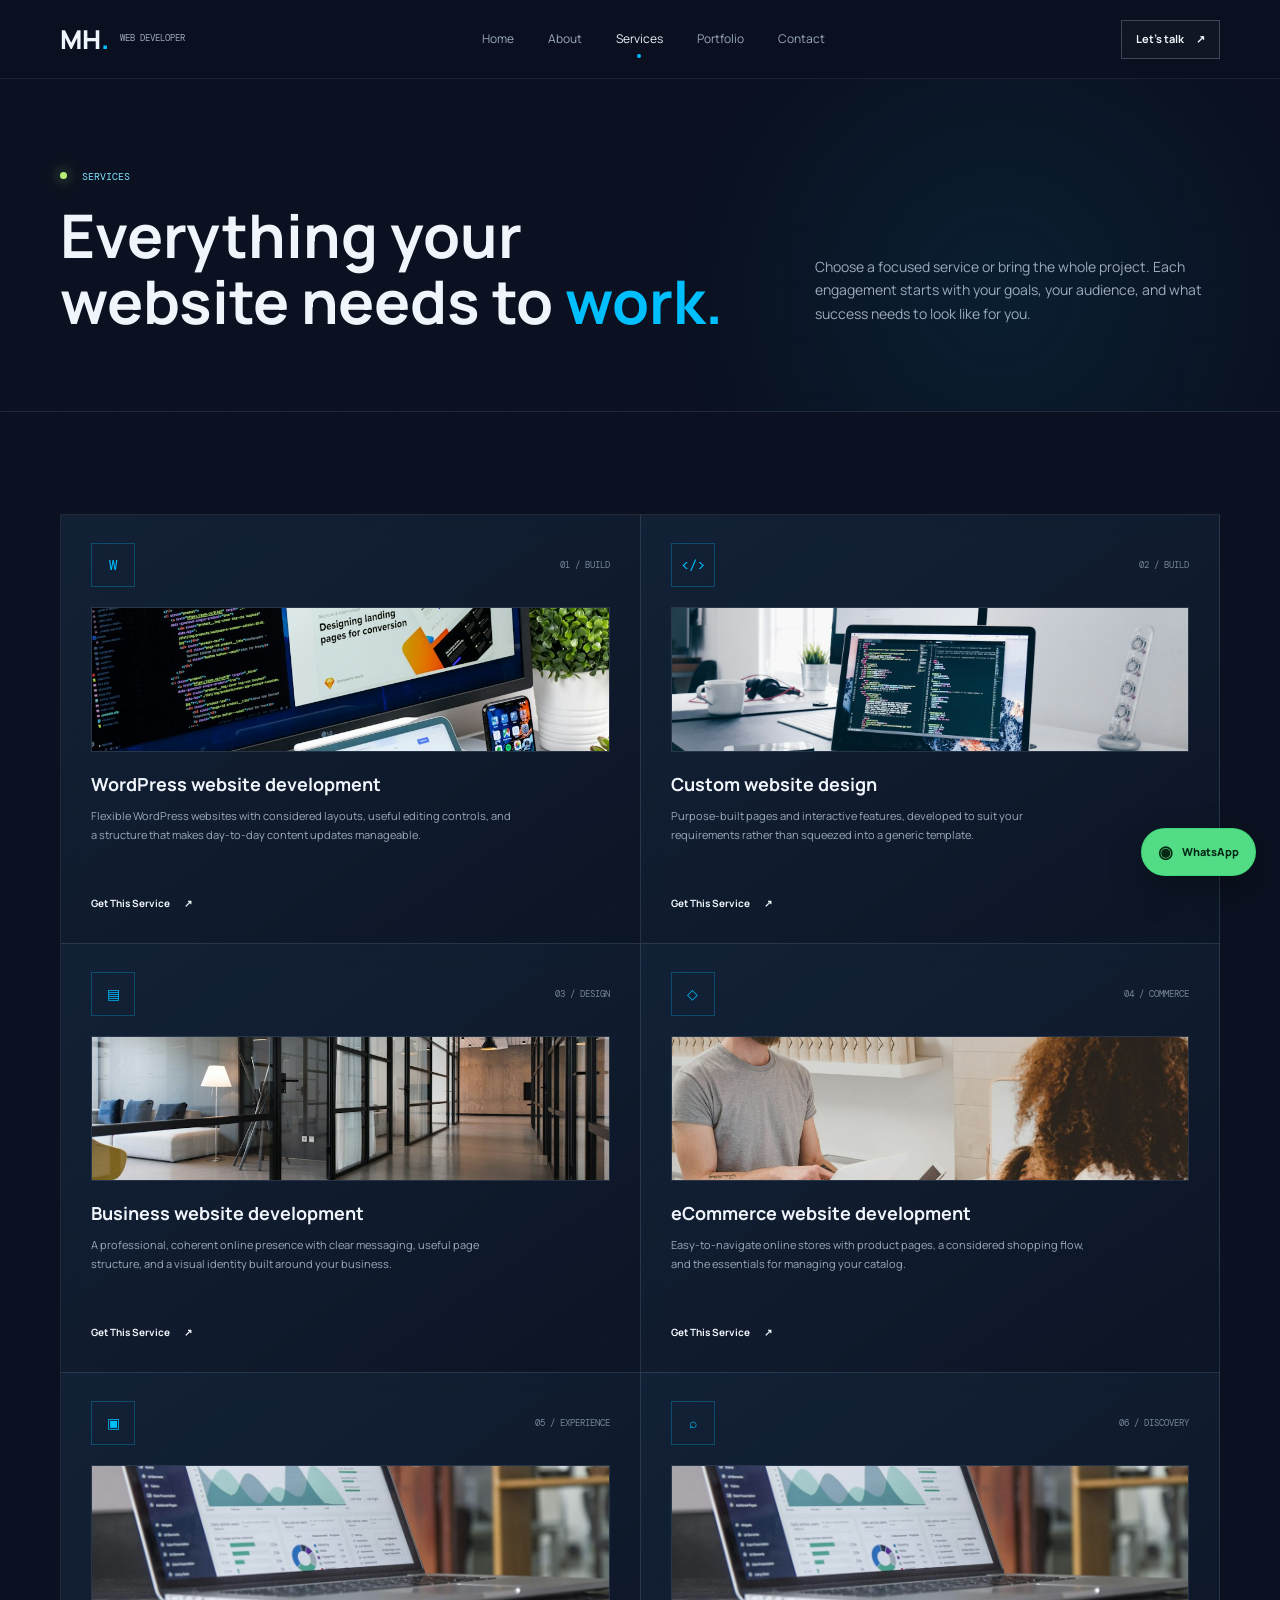
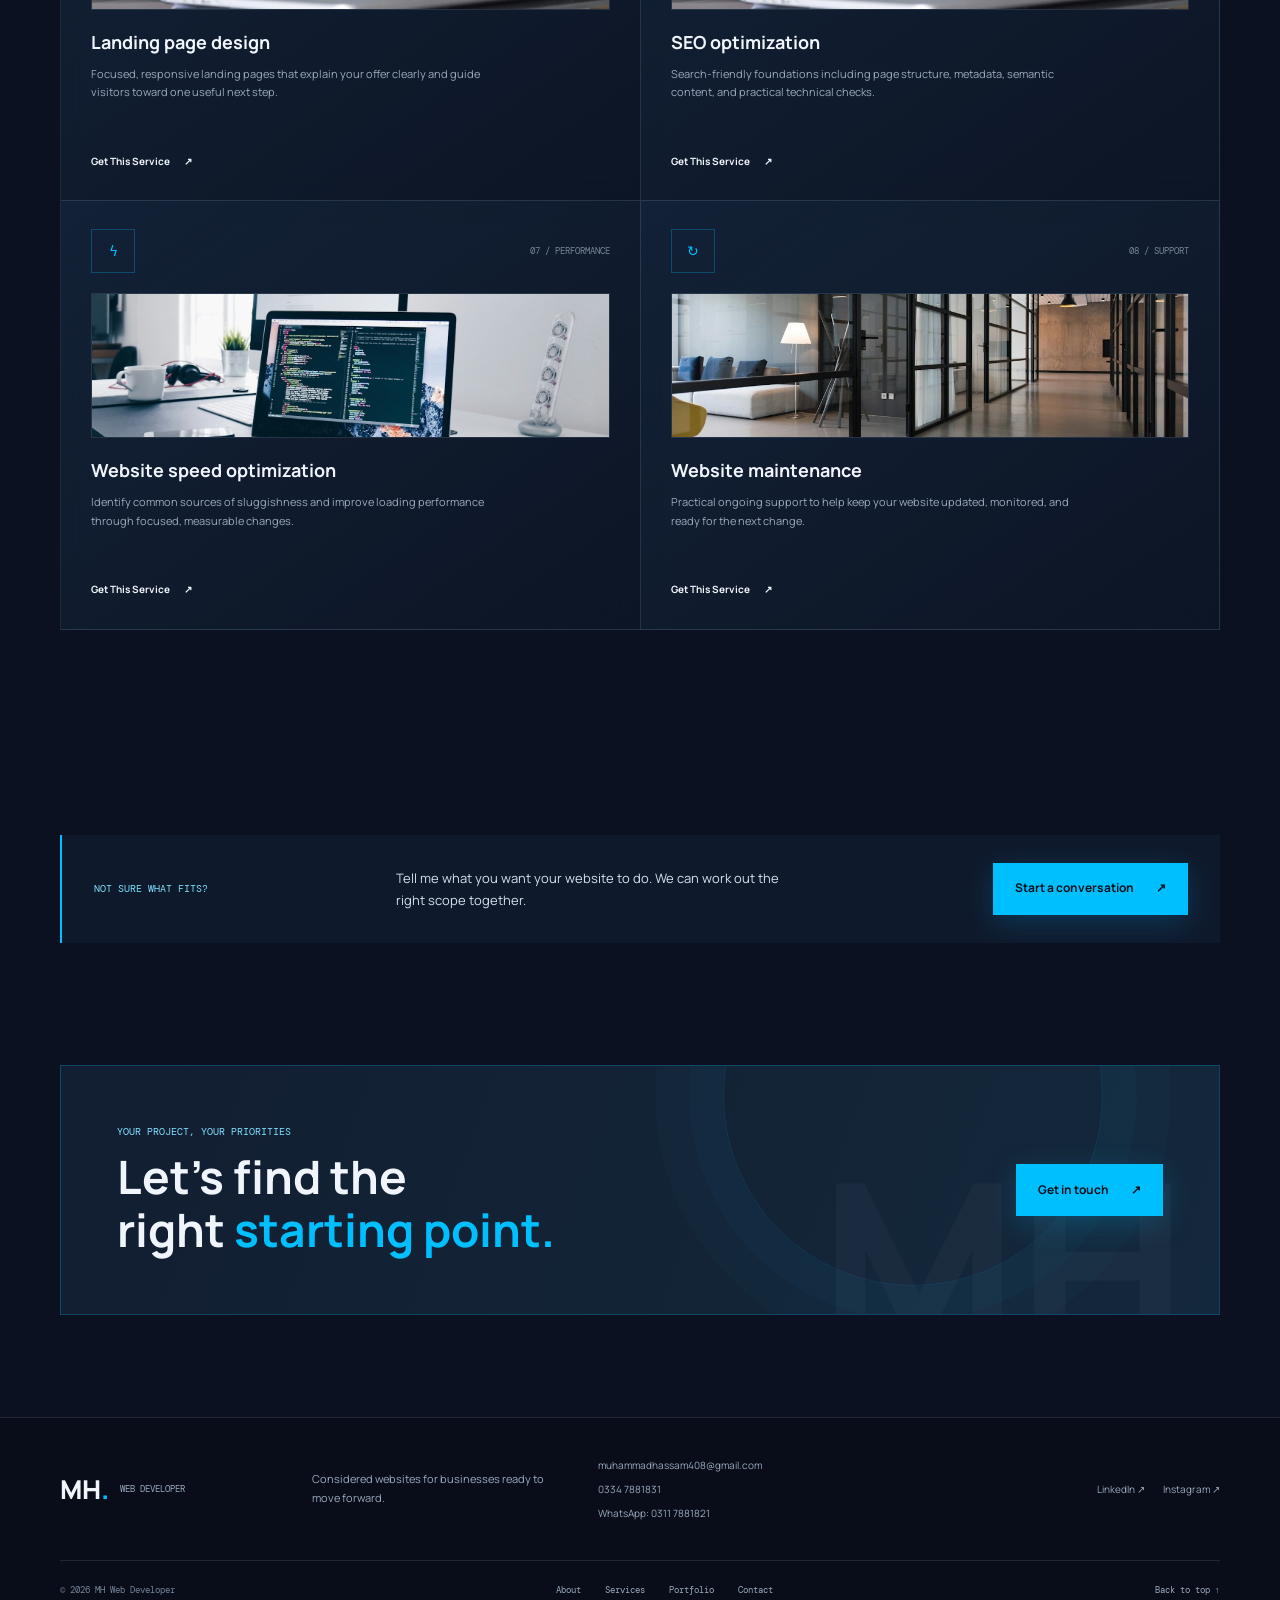
<file: services.html>
<!doctype html>
<html lang="en">
<head>
  <meta charset="utf-8"><meta name="viewport" content="width=device-width, initial-scale=1"><meta name="theme-color" content="#0b1120">
  <meta name="description" content="MH Web Developer offers professional web design, WordPress, eCommerce, SEO, and responsive website development services for businesses.">
  <title>Web Design & Development Services | MH Web Developer</title>
  <link rel="preconnect" href="https://fonts.googleapis.com"><link rel="preconnect" href="https://fonts.gstatic.com" crossorigin><link href="https://fonts.googleapis.com/css2?family=DM+Mono:wght@400;500&family=Manrope:wght@400;500;600;700;800&display=swap" rel="stylesheet">
  <link rel="stylesheet" href="css/style.css"><script src="js/script.js" defer></script>
</head>
<body>
  <a class="skip-link" href="#main">Skip to content</a>
  <header class="site-header"><div class="container nav-wrap"><a class="brand" href="index.html" aria-label="MH Web Developer home"><span class="brand-mark">MH<span>.</span></span><span class="brand-name">WEB DEVELOPER</span></a><button class="menu-toggle" type="button" aria-label="Open navigation" aria-expanded="false" aria-controls="primary-nav"><span></span><span></span></button><nav class="primary-nav" id="primary-nav" aria-label="Primary navigation"><a href="index.html">Home</a><a href="about.html">About</a><a href="services.html" aria-current="page">Services</a><a href="portfolio.html">Portfolio</a><a href="contact.html">Contact</a></nav><a class="button button-small button-outline nav-cta" href="contact.html">Let’s talk <span aria-hidden="true">↗</span></a></div></header>
  <main id="main">
    <section class="page-hero section-pad"><div class="container page-hero-grid"><div class="reveal"><p class="eyebrow"><span class="status-dot"></span> Services</p><h1>Everything your<br>website needs to <span class="text-accent">work.</span></h1></div><p class="page-hero-aside reveal">Choose a focused service or bring the whole project. Each engagement starts with your goals, your audience, and what success needs to look like for you.</p></div></section>
    <section class="section-pad section-top-line"><div class="container"><div class="service-catalog">
      <article class="service-card reveal" id="wordpress"><div class="service-card-top"><span class="service-icon">W</span><span class="service-card-number">01 / BUILD</span></div><img class="service-card-image" src="assets/images/wordpress-development.jpg" alt="Responsive website layout displayed on digital devices" width="900" height="600" loading="lazy"><h2>WordPress website development</h2><p>Flexible WordPress websites with considered layouts, useful editing controls, and a structure that makes day-to-day content updates manageable.</p><a href="contact.html?service=WordPress%20Website%20Development" class="text-link">Get This Service <span aria-hidden="true">↗</span></a></article>
      <article class="service-card reveal" id="custom"><div class="service-card-top"><span class="service-icon">&lt;/&gt;</span><span class="service-card-number">02 / BUILD</span></div><img class="service-card-image" src="assets/images/developer-workspace.jpg" alt="Laptop and code in a web developer workspace" width="1400" height="933" loading="lazy"><h2>Custom website design</h2><p>Purpose-built pages and interactive features, developed to suit your requirements rather than squeezed into a generic template.</p><a href="contact.html?service=Custom%20Website%20Design" class="text-link">Get This Service <span aria-hidden="true">↗</span></a></article>
      <article class="service-card reveal" id="business"><div class="service-card-top"><span class="service-icon">▤</span><span class="service-card-number">03 / DESIGN</span></div><img class="service-card-image" src="assets/images/business-websites.jpg" alt="Modern workspace for a digital business" width="900" height="600" loading="lazy"><h2>Business website development</h2><p>A professional, coherent online presence with clear messaging, useful page structure, and a visual identity built around your business.</p><a href="contact.html?service=Business%20Website%20Development" class="text-link">Get This Service <span aria-hidden="true">↗</span></a></article>
      <article class="service-card reveal" id="ecommerce"><div class="service-card-top"><span class="service-icon">◇</span><span class="service-card-number">04 / COMMERCE</span></div><img class="service-card-image" src="assets/images/ecommerce-development.jpg" alt="Customer using a payment terminal for an online retail business" width="900" height="600" loading="lazy"><h2>eCommerce website development</h2><p>Easy-to-navigate online stores with product pages, a considered shopping flow, and the essentials for managing your catalog.</p><a href="contact.html?service=eCommerce%20Website%20Development" class="text-link">Get This Service <span aria-hidden="true">↗</span></a></article>
      <article class="service-card reveal" id="landing-page"><div class="service-card-top"><span class="service-icon">▣</span><span class="service-card-number">05 / EXPERIENCE</span></div><img class="service-card-image" src="assets/images/portfolio-concepts.jpg" alt="Website design and analytics displayed on a laptop" width="1100" height="733" loading="lazy"><h2>Landing page design</h2><p>Focused, responsive landing pages that explain your offer clearly and guide visitors toward one useful next step.</p><a href="contact.html?service=Landing%20Page%20Design" class="text-link">Get This Service <span aria-hidden="true">↗</span></a></article>
      <article class="service-card reveal" id="seo"><div class="service-card-top"><span class="service-icon">⌕</span><span class="service-card-number">06 / DISCOVERY</span></div><img class="service-card-image" src="assets/images/portfolio-concepts.jpg" alt="Digital analytics dashboard on a laptop screen" width="1100" height="733" loading="lazy"><h2>SEO optimization</h2><p>Search-friendly foundations including page structure, metadata, semantic content, and practical technical checks.</p><a href="contact.html?service=SEO%20Optimization" class="text-link">Get This Service <span aria-hidden="true">↗</span></a></article>
      <article class="service-card reveal" id="speed"><div class="service-card-top"><span class="service-icon">ϟ</span><span class="service-card-number">07 / PERFORMANCE</span></div><img class="service-card-image" src="assets/images/developer-workspace.jpg" alt="Developer workstation set up for website performance work" width="1400" height="933" loading="lazy"><h2>Website speed optimization</h2><p>Identify common sources of sluggishness and improve loading performance through focused, measurable changes.</p><a href="contact.html?service=Website%20Speed%20Optimization" class="text-link">Get This Service <span aria-hidden="true">↗</span></a></article>
      <article class="service-card reveal" id="maintenance"><div class="service-card-top"><span class="service-icon">↻</span><span class="service-card-number">08 / SUPPORT</span></div><img class="service-card-image" src="assets/images/business-websites.jpg" alt="Modern digital workspace for website maintenance and support" width="900" height="600" loading="lazy"><h2>Website maintenance</h2><p>Practical ongoing support to help keep your website updated, monitored, and ready for the next change.</p><a href="contact.html?service=Website%20Maintenance" class="text-link">Get This Service <span aria-hidden="true">↗</span></a></article>
    </div></div></section>
    <section class="section-pad"><div class="container service-note reveal"><span class="eyebrow">Not sure what fits?</span><p>Tell me what you want your website to do. We can work out the right scope together.</p><a class="button button-primary" href="contact.html">Start a conversation <span aria-hidden="true">↗</span></a></div></section>
    <section class="cta-section section-pad-sm"><div class="container cta-panel reveal"><div><p class="eyebrow">Your project, your priorities</p><h2>Let’s find the<br>right <span class="text-accent">starting point.</span></h2></div><a class="button button-primary" href="contact.html">Get in touch <span aria-hidden="true">↗</span></a><span class="cta-mark" aria-hidden="true">MH</span></div></section>
  </main>
  <footer class="site-footer"><div class="container footer-main"><a class="brand" href="index.html" aria-label="MH Web Developer home"><span class="brand-mark">MH<span>.</span></span><span class="brand-name">WEB DEVELOPER</span></a><p>Considered websites for businesses ready to move forward.</p><div class="footer-contact"><a href="mailto:muhammadhassam408@gmail.com">muhammadhassam408@gmail.com</a><a href="tel:+923347881831">0334 7881831</a><a href="https://wa.me/923117881821?text=Hello%20MH%20Web%20Developer%2C%20I%27d%20like%20to%20discuss%20a%20website%20project." target="_blank" rel="noopener noreferrer">WhatsApp: 0311 7881821</a></div><div class="footer-links"><a href="https://www.linkedin.com/" target="_blank" rel="noopener noreferrer">LinkedIn ↗</a><a href="https://www.instagram.com/" target="_blank" rel="noopener noreferrer">Instagram ↗</a></div></div><div class="container footer-bottom"><span>© <span data-year>2026</span> MH Web Developer</span><div><a href="about.html">About</a><a href="services.html">Services</a><a href="portfolio.html">Portfolio</a><a href="contact.html">Contact</a></div><a href="#main" class="back-top">Back to top ↑</a></div></footer>
</body>
</html>
</file>
<file: css/style.css>
:root {
  color-scheme: dark;
  --ink: #0b1120;
  --ink-soft: #111a2b;
  --panel: #121d30;
  --panel-light: #18263b;
  --line: rgba(195, 216, 240, .13);
  --text: #f0f5fb;
  --muted: #9baabd;
  --blue: #00bfff;
  --blue-soft: #80e2ff;
  --green: #b7ee76;
  --font-main: "Manrope", sans-serif;
  --font-mono: "DM Mono", monospace;
  --container: 1160px;
}

*, *::before, *::after { box-sizing: border-box; }
html { scroll-behavior: smooth; scroll-padding-top: 88px; }
body { margin: 0; background: var(--ink); color: var(--text); font-family: var(--font-main); font-size: 15px; line-height: 1.7; -webkit-font-smoothing: antialiased; }
body::before { position: fixed; z-index: -1; inset: 0; content: ""; opacity: .2; pointer-events: none; background-image: linear-gradient(rgba(146, 174, 207, .045) 1px, transparent 1px), linear-gradient(90deg, rgba(146, 174, 207, .045) 1px, transparent 1px); background-size: 56px 56px; mask-image: linear-gradient(to bottom, #000, transparent 78%); }
a { color: inherit; text-decoration: none; }
button, input, textarea { font: inherit; }
button, a { -webkit-tap-highlight-color: transparent; }
button:focus-visible, a:focus-visible, input:focus-visible, textarea:focus-visible { outline: 2px solid var(--blue); outline-offset: 4px; }
::selection { color: var(--ink); background: var(--blue-soft); }
.container { width: min(var(--container), calc(100% - 56px)); margin-inline: auto; }
.section-pad { padding-block: 112px; }
.section-pad-sm { padding-block: 72px; }
.section-top-line { border-top: 1px solid var(--line); }
.skip-link { position: absolute; z-index: 20; top: 12px; left: 12px; padding: 10px 14px; transform: translateY(-160%); color: var(--ink); background: var(--blue); }
.skip-link:focus { transform: translateY(0); }
.sr-only { position: absolute; width: 1px; height: 1px; overflow: hidden; clip: rect(0, 0, 0, 0); white-space: nowrap; clip-path: inset(50%); }
.site-header { position: sticky; z-index: 10; top: 0; border-bottom: 1px solid rgba(195, 216, 240, .09); background: rgba(11, 17, 32, .88); backdrop-filter: blur(18px); }
.nav-wrap { min-height: 78px; display: flex; align-items: center; justify-content: space-between; gap: 30px; }
.brand { display: inline-flex; align-items: center; gap: 11px; flex: 0 0 auto; }
.brand-mark { font-size: 26px; font-weight: 800; letter-spacing: 0; line-height: 1; }
.brand-mark span { color: var(--blue); }
.brand-name { max-width: 90px; color: var(--muted); font: 9px/1.45 var(--font-mono); letter-spacing: 0; }
.primary-nav { display: flex; align-items: center; gap: 34px; }
.primary-nav a, .footer-bottom a { color: var(--muted); font-size: 12px; transition: color .2s ease; }
.primary-nav a:hover, .primary-nav a[aria-current="page"], .footer-bottom a:hover { color: var(--text); }
.primary-nav a[aria-current="page"]::after { display: block; width: 4px; height: 4px; margin: 5px auto -9px; border-radius: 50%; background: var(--blue); content: ""; }
.button { min-height: 52px; display: inline-flex; align-items: center; justify-content: center; gap: 22px; padding: 0 21px; border: 1px solid transparent; font-size: 12px; font-weight: 700; transition: transform .22s ease, box-shadow .22s ease, border-color .22s ease, background .22s ease; }
.button:hover { transform: translateY(-3px); }
.button-primary { color: #03121c; background: var(--blue); box-shadow: 0 8px 30px rgba(0, 191, 255, .2); }
.button-primary:hover { background: #64d9ff; box-shadow: 0 12px 38px rgba(0, 191, 255, .32); }
.button-outline { border-color: rgba(210, 230, 250, .24); background: rgba(255, 255, 255, .025); }
.button-outline:hover { border-color: var(--blue); background: rgba(0, 191, 255, .08); }
.button-small { min-height: 39px; gap: 12px; padding-inline: 14px; font-size: 11px; }
.button-text { min-height: 52px; padding-inline: 6px; color: var(--text); }
.button-text:hover, .text-link:hover { color: var(--blue-soft); }
.menu-toggle { display: none; }
.eyebrow { margin: 0 0 18px; color: var(--blue-soft); font: 10px/1.5 var(--font-mono); letter-spacing: 0; text-transform: uppercase; }
.status-dot { display: inline-block; width: 7px; height: 7px; margin-right: 9px; border-radius: 50%; background: var(--green); box-shadow: 0 0 13px rgba(183, 238, 118, .75); vertical-align: 1px; }
.text-accent { color: var(--blue); }
.hero { position: relative; overflow: hidden; min-height: 670px; padding-top: 92px; padding-bottom: 35px; }
.hero::after { position: absolute; z-index: -1; top: 1%; right: 3%; width: 47vw; height: 47vw; max-width: 680px; max-height: 680px; border-radius: 50%; background: radial-gradient(circle, rgba(0, 191, 255, .09), rgba(0, 191, 255, 0) 68%); content: ""; }
.hero-grid { display: grid; grid-template-columns: 1.02fr .98fr; align-items: center; gap: 52px; }
.hero-copy { position: relative; z-index: 1; }
h1, h2, h3, p { margin-top: 0; }
h1, h2, h3 { letter-spacing: 0; }
.hero h1, .page-hero h1 { max-width: 680px; margin-bottom: 21px; font-size: clamp(42px, 5vw, 66px); font-weight: 700; line-height: 1.1; }
.hero-lede { max-width: 500px; margin-bottom: 16px; color: #d3deeb; font-size: 17px; line-height: 1.65; }
.typing-line { min-height: 21px; margin: -5px 0 13px; color: #8ea2b9; font: 10px var(--font-mono); }
.typed-text { color: var(--blue-soft); }
.typing-caret { color: var(--blue); animation: blink 1.1s steps(2, start) infinite; }
.hero-description { max-width: 500px; margin-bottom: 27px; color: var(--muted); font-size: 13px; }
.button-row { display: flex; align-items: center; gap: 22px; }
.hero-note { display: flex; align-items: center; gap: 11px; margin-top: 38px; color: #8292a8; font: 10px var(--font-mono); }
.note-line { width: 31px; height: 1px; background: var(--blue); }
.hero-visual { position: relative; min-width: 0; padding: 58px 15px 72px; }
.code-window { position: relative; z-index: 1; overflow: hidden; border: 1px solid rgba(168, 206, 232, .2); background: rgba(14, 24, 40, .9); box-shadow: 0 32px 95px rgba(0, 0, 0, .35), 0 0 75px rgba(0, 191, 255, .07); transform: perspective(1000px) rotateY(-5deg) rotateX(2deg); }
.window-top, .window-bottom { min-height: 43px; display: flex; align-items: center; justify-content: space-between; gap: 10px; padding-inline: 15px; color: #8092a7; background: rgba(255, 255, 255, .025); font: 9px var(--font-mono); }
.window-top { border-bottom: 1px solid var(--line); }
.window-dots { display: flex; gap: 5px; }
.window-dots i, .mock-bar i { width: 6px; height: 6px; border-radius: 50%; background: #58667b; }
.window-dots i:first-child { background: #ff746b; }.window-dots i:nth-child(2) { background: #efc45d; }.window-dots i:nth-child(3) { background: #75cb7e; }
.window-status { color: var(--green); font-size: 8px; }
.code-body { display: grid; grid-template-columns: 36px 1fr; min-height: 290px; padding: 24px 12px; }
.code-gutter { color: #546278; font: 10px/2.1 var(--font-mono); text-align: center; }
.code-body pre { margin: 0; color: #e2eafa; font: 10px/2.1 var(--font-mono); white-space: pre-wrap; }
.code-blue { color: #64cfff; }.code-green { color: #b4e688; }.code-yellow { color: #f3cb7c; }.code-muted { color: #70849b; }
.code-cursor { color: var(--blue); animation: blink 1.1s steps(2, start) infinite; }
.window-bottom { min-height: 38px; border-top: 1px solid var(--line); font-size: 8px; }
.window-bottom .status-dot { width: 5px; height: 5px; margin-right: 4px; }
.float-chip { position: absolute; z-index: 2; display: flex; align-items: center; gap: 9px; padding: 10px 14px; border: 1px solid rgba(185, 218, 241, .16); background: rgba(18, 29, 48, .9); color: #d7e2ee; font-size: 10px; box-shadow: 0 12px 30px rgba(0, 0, 0, .2); backdrop-filter: blur(8px); }
.chip-top { top: 23px; right: -2px; }.chip-bottom { bottom: 42px; left: -6px; }
.chip-icon { color: var(--blue); font-size: 16px; }
.visual-orbit { position: absolute; border: 1px solid rgba(0, 191, 255, .14); border-radius: 50%; }
.orbit-one { top: 4px; left: 12%; width: 78%; height: 92%; transform: rotate(28deg); }.orbit-two { top: 5%; left: 5%; width: 89%; height: 80%; transform: rotate(-35deg); }
.visual-index { position: absolute; right: 13px; bottom: 4px; color: #607087; font: 9px var(--font-mono); }
.hero-bottom { display: flex; align-items: center; justify-content: space-between; padding-top: 28px; color: #6f8097; font: 9px var(--font-mono); }
.scroll-hint { color: #a7b5c6; }.scroll-hint span { padding-left: 9px; color: var(--blue); }
.intro-band { border-block: 1px solid var(--line); background: linear-gradient(105deg, rgba(18, 29, 48, .83), rgba(11, 17, 32, .35)); }
.intro-band-inner { display: grid; grid-template-columns: 200px 1fr 54px; align-items: center; gap: 25px; }
.intro-band .eyebrow { margin: 0; }
.intro-statement { max-width: 760px; margin: 0; font-size: clamp(20px, 2.8vw, 32px); font-weight: 600; line-height: 1.45; }
.round-link { width: 48px; height: 48px; display: grid; place-items: center; border: 1px solid rgba(0, 191, 255, .4); border-radius: 50%; color: var(--blue); transition: color .2s, background .2s, transform .2s; }
.round-link:hover { transform: rotate(45deg); color: var(--ink); background: var(--blue); }
.section-heading { display: flex; align-items: end; justify-content: space-between; gap: 30px; margin-bottom: 46px; }
.section-heading h2, .work-strip h2, .about-copy h2, .skills-grid h2, .mission-card h2, .contact-details h2 { margin: 0; font-size: clamp(32px, 4vw, 48px); line-height: 1.18; }
.text-link { display: inline-flex; align-items: center; gap: 14px; color: var(--text); font-size: 11px; font-weight: 700; transition: color .2s; }
.service-preview-grid { display: grid; grid-template-columns: repeat(3, 1fr); border: 1px solid var(--line); }
.service-preview { position: relative; min-height: 260px; padding: 26px; border-right: 1px solid var(--line); transition: background .25s, transform .25s; }
.service-preview:last-child { border-right: 0; }.service-preview:hover { z-index: 1; background: rgba(0, 191, 255, .055); transform: translateY(-4px); }
.service-number, .service-card-number { color: #76869a; font: 9px var(--font-mono); }
.service-symbol { width: 42px; height: 42px; display: grid; place-items: center; margin-top: 26px; border: 1px solid rgba(0, 191, 255, .24); color: var(--blue); font: 13px var(--font-mono); }
.service-preview h3 { margin: 21px 0 8px; font-size: 16px; }.service-preview p { max-width: 270px; margin-bottom: 0; color: var(--muted); font-size: 12px; }
.arrow-link { position: absolute; top: 24px; right: 24px; color: var(--blue); }
.work-strip { border-block: 1px solid var(--line); background: linear-gradient(110deg, #121d30, #10243a 60%, #111b2e); }
.work-strip-inner { display: flex; align-items: center; justify-content: space-between; gap: 25px; }
.work-strip .eyebrow { margin-bottom: 14px; }.work-strip h2 { margin: 0; font-size: clamp(30px, 4vw, 44px); line-height: 1.2; }
.heading-aside { max-width: 345px; margin-bottom: 5px; color: var(--muted); font-size: 13px; }
.process-grid { display: grid; grid-template-columns: repeat(4, 1fr); border-top: 1px solid var(--line); }
.process-step { min-height: 185px; padding: 22px 22px 0 0; border-right: 1px solid var(--line); }
.process-step + .process-step { padding-left: 22px; }.process-step:last-child { border-right: 0; }
.process-step > span, .reason-item > span { color: var(--blue); font: 10px var(--font-mono); }
.process-step h3, .reason-item h3 { margin: 19px 0 8px; font-size: 15px; }.process-step p, .reason-item p { max-width: 225px; margin: 0; color: var(--muted); font-size: 11px; }
.stats-band { border-block: 1px solid var(--line); background: linear-gradient(105deg, rgba(18, 29, 48, .72), rgba(11, 17, 32, .25)); }
.stats-heading { display: flex; align-items: baseline; justify-content: space-between; gap: 20px; margin-bottom: 27px; }
.stats-heading .eyebrow, .stats-heading > p:last-child { margin: 0; }
.stats-heading > p:last-child { color: #8998ab; font-size: 10px; }
.stats-grid { display: grid; grid-template-columns: repeat(3, 1fr); }
.stat-item { display: grid; gap: 3px; padding: 5px 20px 5px 0; border-right: 1px solid var(--line); }
.stat-item + .stat-item { padding-left: 24px; }
.stat-item:last-child { border-right: 0; }
.stat-value { color: var(--blue); font: 35px/1.2 var(--font-mono); }
.stat-item > span:last-child { color: #b7c3d2; font-size: 10px; }
.cta-section { padding-top: 20px; }
.cta-panel { position: relative; overflow: hidden; min-height: 250px; display: flex; align-items: center; justify-content: space-between; gap: 30px; padding: 48px 56px; border: 1px solid rgba(0, 191, 255, .23); background: linear-gradient(110deg, #121e31, #14283b); }
.cta-panel::after { position: absolute; top: -160px; right: 10%; width: 380px; height: 380px; border: 1px solid rgba(0, 191, 255, .12); border-radius: 50%; box-shadow: 0 0 0 34px rgba(0, 191, 255, .025), 0 0 0 68px rgba(0, 191, 255, .02); content: ""; }
.cta-panel .eyebrow { margin-bottom: 12px; }.cta-panel h2 { margin: 0; font-size: clamp(32px, 4vw, 46px); line-height: 1.15; }
.cta-panel > .button { position: relative; z-index: 1; flex: 0 0 auto; }
.cta-mark { position: absolute; right: 32px; bottom: -62px; color: rgba(213, 230, 245, .035); font-size: 230px; font-weight: 800; line-height: 1; }
.site-footer { margin-top: 30px; border-top: 1px solid var(--line); background: rgba(7, 12, 23, .6); }
.footer-main { min-height: 142px; display: grid; grid-template-columns: 1fr 1fr 1fr; align-items: center; gap: 28px; }
.footer-main > p { max-width: 240px; margin: 0; color: var(--muted); font-size: 11px; }
.footer-links { display: flex; justify-content: flex-end; gap: 22px; }.footer-links a { color: var(--muted); font-size: 10px; transition: color .2s; }.footer-links a:hover { color: var(--blue); }
.footer-bottom { min-height: 58px; display: flex; align-items: center; justify-content: space-between; gap: 18px; border-top: 1px solid var(--line); color: #76869a; font: 9px var(--font-mono); }
.footer-bottom div { display: flex; gap: 24px; }.footer-bottom a { font: inherit; }
.page-hero { position: relative; overflow: hidden; padding-block: 100px 86px; }
.page-hero::after { position: absolute; top: -40%; right: -5%; z-index: -1; width: 54vw; height: 54vw; border-radius: 50%; background: radial-gradient(circle, rgba(0, 191, 255, .08), transparent 68%); content: ""; }
.page-hero-grid { display: grid; grid-template-columns: 1.1fr .65fr; align-items: end; gap: 70px; }
.page-hero h1 { margin: 0; }.page-hero-aside { max-width: 410px; margin: 0 0 8px; color: var(--muted); font-size: 14px; }
.about-intro-grid { display: grid; grid-template-columns: .8fr 1fr; align-items: center; gap: 100px; }
.about-monogram { position: relative; min-height: 340px; display: grid; place-items: center; overflow: hidden; border: 1px solid rgba(0, 191, 255, .2); background: radial-gradient(circle at 50% 45%, rgba(0, 191, 255, .15), transparent 55%), linear-gradient(145deg, #142138, #101929); }
.about-monogram::before, .about-monogram::after { position: absolute; width: 250px; height: 250px; border: 1px solid rgba(0, 191, 255, .14); border-radius: 50%; content: ""; }.about-monogram::after { width: 310px; height: 310px; border-color: rgba(183, 238, 118, .1); }
.about-monogram > span { position: relative; z-index: 1; color: var(--text); font-size: 104px; font-weight: 800; letter-spacing: 0; }.about-monogram > i { position: absolute; bottom: 22px; left: 24px; color: #90a0b4; font: 9px/1.7 var(--font-mono); font-style: normal; }.about-monogram > b { position: absolute; right: 24px; bottom: 24px; color: var(--blue); font-size: 18px; }
.about-copy h2 { margin-bottom: 20px; }.about-copy > p:not(.eyebrow) { color: var(--muted); font-size: 12px; }.about-copy .text-link { margin-top: 10px; }
.skills-section { border-block: 1px solid var(--line); background: rgba(16, 25, 41, .65); }
.skills-grid { display: grid; grid-template-columns: .8fr 1fr; gap: 110px; }.skills-grid h2 { margin-bottom: 16px; }.section-copy { max-width: 320px; color: var(--muted); font-size: 12px; }
.skill-item { margin-bottom: 24px; }.skill-item > div:first-child { display: flex; justify-content: space-between; gap: 16px; margin-bottom: 9px; font-size: 11px; }.skill-item > div:first-child span:last-child { color: #8797aa; font: 9px var(--font-mono); }
.skill-track { height: 3px; background: #28374a; }.skill-track span { width: var(--skill); height: 100%; display: block; background: linear-gradient(90deg, var(--blue), var(--green)); transform: scaleX(0); transform-origin: left; transition: transform 1s ease .2s; }.is-visible .skill-track span { transform: scaleX(1); }
.skill-note { margin: 15px 0 0; color: #8190a3; font-size: 10px; }
.mission-grid { display: grid; grid-template-columns: 1fr 1fr; gap: 18px; }.mission-card { position: relative; min-height: 280px; padding: 34px; border: 1px solid var(--line); background: rgba(18, 29, 48, .8); }.mission-card-alt { background: rgba(16, 32, 46, .74); }
.mission-card h2 { max-width: 400px; margin-bottom: 18px; font-size: 30px; }.mission-card > p:not(.eyebrow) { max-width: 390px; color: var(--muted); font-size: 12px; }.mission-index { position: absolute; right: 28px; bottom: 24px; color: #728198; font: 9px var(--font-mono); }
.reason-grid { display: grid; grid-template-columns: repeat(3, 1fr); border-top: 1px solid var(--line); }.reason-item { padding: 22px 24px 0 0; border-right: 1px solid var(--line); }.reason-item + .reason-item { padding-left: 24px; }.reason-item:last-child { border-right: 0; }
.service-catalog { display: grid; grid-template-columns: repeat(2, 1fr); border-top: 1px solid var(--line); border-left: 1px solid var(--line); }
.service-card { min-height: 300px; padding: 28px 30px; border-right: 1px solid var(--line); border-bottom: 1px solid var(--line); background: rgba(15, 25, 41, .56); transition: background .25s, transform .25s; scroll-margin-top: 96px; }
.service-card:hover { position: relative; z-index: 1; background: #142239; transform: translateY(-3px); }
.service-card-top { display: flex; align-items: center; justify-content: space-between; }.service-icon { width: 44px; height: 44px; display: grid; place-items: center; border: 1px solid rgba(0, 191, 255, .27); color: var(--blue); font: 14px var(--font-mono); }
.service-card h2 { max-width: 370px; margin: 28px 0 10px; font-size: 18px; line-height: 1.4; }.service-card > p { max-width: 420px; min-height: 62px; margin-bottom: 20px; color: var(--muted); font-size: 11px; }.service-card .text-link { font-size: 10px; }
.service-note { display: flex; align-items: center; justify-content: space-between; gap: 24px; padding: 28px 32px; border-left: 2px solid var(--blue); background: rgba(18, 29, 48, .75); }.service-note .eyebrow { margin: 0; }.service-note > p { max-width: 410px; margin: 0; color: #d6e0ec; font-size: 13px; }
.filter-bar { display: flex; align-items: center; gap: 10px; margin-bottom: 34px; }.filter-label { margin-right: auto; color: #8090a4; font: 9px var(--font-mono); text-transform: uppercase; }.filter-button { display: inline-flex; align-items: center; gap: 12px; min-height: 36px; padding: 0 12px; border: 1px solid var(--line); color: #aebaca; background: transparent; cursor: pointer; font-size: 10px; transition: border .2s, color .2s, background .2s; }.filter-button span { color: #708198; font: 9px var(--font-mono); }.filter-button:hover, .filter-button.is-active { border-color: rgba(0, 191, 255, .56); color: var(--text); background: rgba(0, 191, 255, .08); }
.project-grid { display: grid; grid-template-columns: repeat(2, 1fr); gap: 42px 24px; }.project-card[hidden] { display: none; }.project-art { position: relative; min-height: 320px; display: grid; place-items: center; overflow: hidden; padding: 30px; border: 1px solid var(--line); }.art-studio { background: #27302a; }.art-market { background: #d3c7b1; }.art-creative { background: #244b4a; }
.mock-browser { width: 100%; max-width: 470px; overflow: hidden; box-shadow: 0 20px 50px rgba(0, 0, 0, .32); transform: rotate(-2deg); transition: transform .3s ease; }.project-card:nth-child(2) .mock-browser { transform: rotate(2deg); }.project-card:nth-child(3) .mock-browser { transform: rotate(-1deg); }.project-card:hover .mock-browser { transform: rotate(0) scale(1.025); }
.mock-bar { height: 24px; display: flex; align-items: center; gap: 4px; padding-inline: 9px; color: #657160; background: #e9e9df; font: 7px var(--font-mono); }.mock-bar i { width: 5px; height: 5px; background: #bdc3b6; }.mock-bar span { margin-left: 9px; }
.mock-studio { position: relative; min-height: 222px; overflow: hidden; padding: 27px 26px; color: #24352f; background: #e5e3d8; }.mock-studio > span, .mock-market .market-copy > span, .mock-creative > span { position: relative; z-index: 1; font: 7px var(--font-mono); letter-spacing: 0; }.mock-studio strong, .mock-market strong, .mock-creative strong { position: relative; z-index: 1; display: block; margin-top: 12px; font-size: 30px; line-height: 1.02; }.mock-studio strong i { color: #7a8a63; font-family: Georgia, serif; font-weight: 400; }.mock-pill { position: relative; z-index: 1; width: fit-content; margin-top: 16px; padding: 7px 10px; color: #fff; background: #314b3d; font-size: 7px; }.mock-shape { position: absolute; }.shape-chair { right: 42px; bottom: -21px; width: 82px; height: 116px; border-radius: 42px 42px 5px 5px; background: #93a17f; transform: rotate(-7deg); }.shape-lamp { right: 120px; bottom: -6px; width: 3px; height: 125px; background: #697860; }.shape-lamp::before { position: absolute; top: -9px; left: -21px; width: 46px; height: 22px; border-radius: 50% 50% 4px 4px; background: #b6a879; content: ""; }
.mock-market { position: relative; min-height: 222px; overflow: hidden; padding: 12px 19px; color: #27332d; background: #eee7d9; }.market-nav { display: flex; justify-content: space-between; border-bottom: 1px solid rgba(39, 51, 45, .2); padding-bottom: 9px; font: 7px var(--font-mono); }.market-nav span { font-size: 6px; }.market-copy { position: relative; z-index: 1; padding-top: 20px; }.mock-market strong { margin-top: 8px; font: 29px/1.02 Georgia, serif; }.mock-market strong i { color: #a46643; font-weight: 400; }.market-copy b { display: inline-block; margin-top: 13px; font-size: 7px; font-weight: 500; }.market-object { position: absolute; right: 37px; bottom: 18px; width: 109px; height: 133px; display: grid; place-items: center; border-radius: 18px 18px 31px 31px; color: rgba(255, 255, 255, .65); background: linear-gradient(130deg, #a9b5a2, #697d70); box-shadow: inset 8px 0 18px rgba(255,255,255,.15), 9px 14px 20px rgba(64,55,43,.18); font: 12px var(--font-mono); }.mock-market > small { position: absolute; right: 21px; bottom: 7px; font: 6px var(--font-mono); }
.mock-creative { position: relative; min-height: 222px; overflow: hidden; padding: 26px; color: #eee7d7; background: #234743; }.mock-creative strong { font: 33px/.97 Georgia, serif; }.mock-creative strong i { color: #d7e78f; font-weight: 400; }.mock-creative > b { position: absolute; bottom: 24px; left: 26px; font-size: 7px; }.creative-stamp { position: absolute; top: 49px; right: 29px; z-index: 1; width: 66px; height: 66px; display: grid; place-content: center; border: 1px solid rgba(238, 231, 215, .65); border-radius: 50%; color: #e9dfca; font: 9px/1.3 var(--font-mono); text-align: center; transform: rotate(12deg); }.creative-swatch { position: absolute; right: 54px; bottom: -38px; width: 102px; height: 130px; border-radius: 55% 55% 4px 4px; transform: rotate(18deg); }.swatch-one { right: 28px; background: #e3ad54; }.swatch-two { right: 100px; bottom: -52px; background: #c97e61; transform: rotate(-12deg); }.art-label { position: absolute; right: 12px; bottom: 10px; color: rgba(255,255,255,.65); font: 8px var(--font-mono); }
.project-info { display: flex; align-items: center; justify-content: space-between; padding-top: 15px; }.project-type { color: #8796a9; font: 8px var(--font-mono); }.project-info h2 { margin: 4px 0 0; font-size: 18px; }.project-preview, .dialog-close { width: 38px; height: 38px; border: 1px solid var(--line); color: var(--blue); background: transparent; cursor: pointer; transition: color .2s, background .2s, border .2s; }.project-preview:hover, .dialog-close:hover { border-color: var(--blue); color: var(--ink); background: var(--blue); }.portfolio-disclaimer { margin: 36px 0 0; color: #8492a5; font-size: 10px; }
.preview-dialog { width: min(470px, calc(100% - 32px)); padding: 30px; border: 1px solid rgba(0, 191, 255, .34); color: var(--text); background: #111d30; box-shadow: 0 30px 100px rgba(0, 0, 0, .55); }.preview-dialog::backdrop { background: rgba(3, 8, 16, .78); backdrop-filter: blur(5px); }.dialog-top { display: flex; align-items: center; justify-content: space-between; }.dialog-top .eyebrow { margin: 0; }.dialog-close { width: 32px; height: 32px; font-size: 21px; line-height: 1; }.preview-dialog h2 { margin: 27px 0 10px; font-size: 26px; }.preview-dialog > p { color: var(--muted); font-size: 12px; }.preview-dialog .dialog-note { margin-block: 20px; padding-top: 15px; border-top: 1px solid var(--line); color: #8594a8; font-size: 10px; }
.contact-grid { display: grid; grid-template-columns: .78fr 1fr; align-items: start; gap: 100px; }.contact-details h2 { margin-bottom: 17px; }.contact-details > p:not(.eyebrow) { max-width: 360px; color: var(--muted); font-size: 12px; }.contact-method { display: flex; align-items: center; gap: 14px; margin-top: 20px; padding-block: 13px; border-bottom: 1px solid var(--line); }.contact-method-icon { width: 37px; height: 37px; display: grid; place-items: center; border: 1px solid rgba(0, 191, 255, .25); color: var(--blue); font: 14px var(--font-mono); }.contact-method > span:nth-child(2) { display: grid; gap: 2px; color: #d9e3ef; font-size: 11px; }.contact-method small { color: #8291a5; font: 8px var(--font-mono); }.contact-method b { margin-left: auto; color: var(--blue); font-weight: 400; }.contact-method:hover > span:nth-child(2) { color: var(--blue-soft); }.social-row { display: flex; align-items: center; gap: 10px; margin-top: 28px; }.social-row > span { margin-right: 7px; color: #8291a5; font: 8px var(--font-mono); }.social-row a { width: 30px; height: 30px; display: grid; place-items: center; border: 1px solid var(--line); color: #b7c5d6; font: 10px var(--font-mono); }.social-row a:hover { border-color: var(--blue); color: var(--blue); }.contact-details .contact-placeholder-note { margin-top: 20px; color: #8291a5; font-size: 10px; }
.contact-form { padding: 30px; border: 1px solid var(--line); background: rgba(17, 28, 46, .8); }.form-heading { display: flex; align-items: center; justify-content: space-between; margin-bottom: 23px; }.form-heading .eyebrow { margin: 0; }.form-required { color: #8797aa; font: 9px var(--font-mono); }.contact-form label { display: block; margin-bottom: 17px; color: #d8e2ee; font-size: 10px; }.contact-form label > span:first-of-type { color: var(--blue); }.form-row { display: grid; grid-template-columns: 1fr 1fr; gap: 14px; }.contact-form input, .contact-form textarea { width: 100%; display: block; margin-top: 7px; padding: 12px 13px; border: 1px solid rgba(180, 203, 226, .18); border-radius: 0; color: var(--text); background: rgba(6, 13, 24, .58); font-size: 11px; resize: vertical; transition: border-color .2s, background .2s; }.contact-form input::placeholder, .contact-form textarea::placeholder { color: #69798f; }.contact-form input:focus, .contact-form textarea:focus { border-color: var(--blue); outline: none; background: rgba(6, 13, 24, .85); }.contact-form [aria-invalid="true"] { border-color: #ff827c; }.field-error { display: block; min-height: 0; margin-top: 4px; color: #ffaaa5; font-size: 9px; }.field-error:not(:empty) { min-height: 13px; }.form-submit { width: 100%; margin-top: 3px; cursor: pointer; }.form-status { margin: 14px 0 0; padding: 12px; border-left: 2px solid var(--blue); color: #b7c5d5; background: rgba(0, 191, 255, .06); font-size: 10px; }.form-status.is-error { border-color: #ff827c; color: #ffc0bc; background: rgba(255, 130, 124, .07); }.quote-panel { position: relative; max-width: 820px; margin-inline: auto; padding: 44px 60px; border-left: 1px solid rgba(0, 191, 255, .35); text-align: center; }.quote-mark { display: block; color: var(--blue); font: 70px/.8 Georgia, serif; }.quote-panel blockquote { margin: 12px 0 18px; font-size: clamp(20px, 3vw, 29px); font-weight: 600; line-height: 1.45; }.quote-panel .eyebrow { margin: 0; }
.reveal { opacity: 1; transform: none; }
.js-enabled .reveal { opacity: 0; transform: translateY(16px); transition: opacity .65s ease, transform .65s ease; }
.js-enabled .reveal.is-visible { opacity: 1; transform: translateY(0); }
@keyframes blink { to { visibility: hidden; } }

@media (max-width: 900px) {
  .container { width: min(var(--container), calc(100% - 40px)); }
  .primary-nav { gap: 20px; }.nav-wrap { gap: 18px; }.hero { min-height: auto; padding-top: 65px; }.hero-grid { gap: 18px; }.hero h1, .page-hero h1 { font-size: clamp(40px, 6vw, 57px); }.hero-visual { padding-inline: 5px; }.code-body { min-height: 260px; padding-inline: 8px; }.code-body pre { font-size: 9px; }
  .about-intro-grid, .contact-grid { gap: 55px; }.skills-grid { gap: 65px; }.page-hero-grid { gap: 40px; }.service-card { padding: 24px; }
}
@media (max-width: 680px) {
  html { scroll-padding-top: 72px; }.container { width: calc(100% - 36px); }.section-pad { padding-block: 76px; }.section-pad-sm { padding-block: 52px; }
  .nav-wrap { min-height: 68px; gap: 12px; }.brand-mark { font-size: 24px; }.nav-cta { display: none; }.menu-toggle { width: 42px; height: 42px; display: grid; align-content: center; justify-items: center; gap: 6px; margin-left: auto; border: 1px solid var(--line); color: var(--text); background: transparent; cursor: pointer; }.menu-toggle span { width: 17px; height: 1px; background: currentColor; transition: transform .2s; }.menu-toggle[aria-expanded="true"] span:first-child { transform: translateY(3.5px) rotate(45deg); }.menu-toggle[aria-expanded="true"] span:last-child { transform: translateY(-3.5px) rotate(-45deg); }
  .primary-nav { position: absolute; top: calc(100% + 1px); right: 0; left: 0; display: none; align-items: stretch; gap: 0; padding: 7px 18px 15px; border-bottom: 1px solid var(--line); background: rgba(11, 17, 32, .98); }.primary-nav.is-open { display: flex; flex-direction: column; }.primary-nav a { padding: 11px 2px; border-bottom: 1px solid rgba(195, 216, 240, .07); font-size: 13px; }.primary-nav a[aria-current="page"]::after { display: none; }
  .hero { padding-top: 60px; }.hero-grid { grid-template-columns: 1fr; gap: 16px; }.hero h1, .page-hero h1 { font-size: clamp(39px, 10.5vw, 55px); }.hero-lede { font-size: 15px; }.hero-description { font-size: 12px; }.hero-visual { max-width: 510px; width: 100%; margin: 0 auto; padding: 47px 11px 49px; }.code-window { transform: none; }.code-body { min-height: 230px; }.code-body pre { font-size: 8px; }.code-gutter { font-size: 9px; }.chip-top { top: 16px; right: -1px; }.chip-bottom { bottom: 24px; left: 0; }.float-chip { padding: 8px 10px; font-size: 8px; }.visual-index { right: 10px; bottom: 1px; font-size: 7px; }.hero-bottom { padding-top: 17px; font-size: 7px; }.hero-bottom > span:first-child { max-width: 170px; }
  .stats-heading { align-items: flex-start; flex-direction: column; gap: 8px; }.stats-grid { grid-template-columns: repeat(3, 1fr); }.stat-item { padding-right: 8px; }.stat-item + .stat-item { padding-left: 12px; }.stat-value { font-size: 29px; }.stat-item > span:last-child { font-size: 9px; }
  .intro-band-inner { grid-template-columns: 1fr 42px; gap: 14px; }.intro-band .eyebrow { grid-column: 1; }.intro-statement { grid-column: 1; font-size: 21px; }.round-link { width: 40px; height: 40px; grid-column: 2; grid-row: 1 / span 2; }
  .section-heading { align-items: start; flex-direction: column; gap: 20px; margin-bottom: 30px; }.section-heading h2, .work-strip h2, .about-copy h2, .skills-grid h2, .contact-details h2 { font-size: 34px; }.heading-aside { margin: 0; }.service-preview-grid { grid-template-columns: 1fr; }.service-preview { min-height: 225px; border-right: 0; border-bottom: 1px solid var(--line); }.service-preview:last-child { border-bottom: 0; }.service-symbol { margin-top: 20px; }
  .work-strip-inner { align-items: flex-start; flex-direction: column; }.process-grid { grid-template-columns: 1fr 1fr; }.process-step { min-height: 170px; padding: 18px 15px 18px 0; border-bottom: 1px solid var(--line); }.process-step + .process-step { padding-left: 15px; }.process-step:nth-child(2) { border-right: 0; }.process-step:nth-child(3) { padding-left: 0; border-bottom: 0; }.process-step:nth-child(4) { border-bottom: 0; }.process-step p { font-size: 10px; }
  .cta-panel { min-height: 270px; align-items: flex-start; flex-direction: column; justify-content: center; padding: 32px 25px; }.cta-panel h2 { font-size: 36px; }.cta-panel::after { top: -125px; right: -140px; width: 330px; height: 330px; }.cta-mark { right: 6px; bottom: -43px; font-size: 160px; }.cta-panel > .button { min-height: 48px; }.footer-main { grid-template-columns: 1fr 1fr; padding-block: 25px; }.footer-main > p { justify-self: end; }.footer-links { grid-column: 1 / -1; justify-content: flex-start; }.footer-bottom { min-height: 82px; flex-wrap: wrap; justify-content: space-between; padding-block: 14px; }.footer-bottom div { order: 1; width: 100%; justify-content: space-between; }.footer-bottom .back-top { margin-left: auto; }
  .page-hero { padding-block: 65px 54px; }.page-hero-grid { grid-template-columns: 1fr; gap: 23px; }.page-hero-aside { max-width: 470px; font-size: 12px; }.about-intro-grid, .skills-grid, .contact-grid { grid-template-columns: 1fr; gap: 38px; }.about-monogram { min-height: 270px; }.about-monogram > span { font-size: 84px; }.skills-grid { gap: 22px; }.mission-grid { grid-template-columns: 1fr; }.mission-card { min-height: 245px; padding: 27px; }.mission-card h2 { font-size: 27px; }.reason-grid { grid-template-columns: 1fr; }.reason-item, .reason-item + .reason-item { min-height: 145px; padding: 20px 0; border-right: 0; border-bottom: 1px solid var(--line); }.reason-item:last-child { border-bottom: 0; }.reason-item h3 { margin-top: 11px; }
  .service-catalog { grid-template-columns: 1fr; }.service-card { min-height: 265px; padding: 24px; }.service-card h2 { margin-top: 22px; }.service-card > p { min-height: auto; }.service-note { align-items: flex-start; flex-direction: column; padding: 25px; }.service-note > p { font-size: 12px; }
  .filter-bar { flex-wrap: wrap; gap: 7px; }.filter-label { width: 100%; margin-bottom: 4px; }.filter-button { gap: 7px; min-height: 33px; padding-inline: 9px; font-size: 9px; }.project-grid { grid-template-columns: 1fr; gap: 32px; }.project-art { min-height: 275px; padding: 22px; }.mock-studio, .mock-market, .mock-creative { min-height: 205px; }.mock-studio strong, .mock-market strong { font-size: 27px; }.mock-creative strong { font-size: 30px; }.portfolio-disclaimer { font-size: 9px; }
  .contact-form { padding: 22px 18px; }.form-row { grid-template-columns: 1fr; gap: 0; }.contact-details > p:not(.eyebrow) { font-size: 11px; }.quote-panel { padding: 34px 12px; }.quote-panel blockquote { font-size: 21px; }
}
@media (prefers-reduced-motion: reduce) {
  *, *::before, *::after { scroll-behavior: auto !important; animation-duration: .01ms !important; animation-iteration-count: 1 !important; transition-duration: .01ms !important; }
  .js-enabled .reveal { opacity: 1; transform: none; }
}

.hero-visual { min-height: 430px; overflow: hidden; border: 1px solid rgba(168, 206, 232, .2); background: #101a2a; }
.hero-visual::before { position: absolute; z-index: 1; inset: 0; background: linear-gradient(90deg, rgba(6, 14, 25, .08), rgba(6, 14, 25, .48)), linear-gradient(0deg, rgba(6, 14, 25, .55), transparent 58%); content: ""; pointer-events: none; }
.hero-workspace-image { position: absolute; inset: 0; width: 100%; height: 100%; object-fit: cover; filter: saturate(.72); }
.hero-visual .code-window { z-index: 2; width: min(100%, 430px); margin: 20px 0 0 auto; background: rgba(14, 24, 40, .88); }
.hero-visual .visual-orbit { z-index: 1; }
.service-preview { background: rgba(18, 29, 48, .55); backdrop-filter: blur(12px); }
.service-card { background: linear-gradient(145deg, rgba(21, 37, 59, .84), rgba(13, 23, 39, .76)); backdrop-filter: blur(12px); }
.service-card-image { width: 100%; height: 145px; display: block; margin-top: 20px; border: 1px solid var(--line); object-fit: cover; }
.service-preview { overflow: hidden; }
.service-preview-image { width: 100%; height: 106px; display: block; margin-top: 16px; border: 1px solid var(--line); object-fit: cover; transition: transform .35s ease; }
.service-preview:hover .service-preview-image { transform: scale(1.035); }
.service-preview .service-symbol { margin-top: 16px; }
.visual-gallery { border-bottom: 1px solid var(--line); background: linear-gradient(110deg, rgba(18, 29, 48, .54), rgba(11, 17, 32, .35)); }
.visual-gallery-grid { display: grid; grid-template-columns: repeat(3, minmax(0, 1fr)); gap: 18px; }
.visual-gallery-item { position: relative; min-width: 0; min-height: 235px; margin: 0; overflow: hidden; border: 1px solid var(--line); background: var(--panel); }
.visual-gallery-item img { position: absolute; inset: 0; width: 100%; height: 100%; object-fit: cover; transition: transform .45s ease; }
.visual-gallery-item:hover img { transform: scale(1.045); }
.visual-gallery-item::after { position: absolute; inset: 25% 0 0; background: linear-gradient(transparent, rgba(5, 12, 22, .92)); content: ""; pointer-events: none; }
.visual-gallery-item figcaption { position: absolute; z-index: 1; right: 18px; bottom: 17px; left: 18px; display: grid; gap: 6px; }
.visual-gallery-item figcaption span { color: var(--blue-soft); font: 8px var(--font-mono); }
.visual-gallery-item figcaption strong { color: var(--text); font-size: 13px; line-height: 1.45; }
.contact-image { width: 100%; height: clamp(150px, 20vw, 230px); display: block; margin-bottom: 28px; border: 1px solid var(--line); object-fit: cover; }
.service-card h2 { margin-top: 20px; }
.about-monogram { margin: 0; min-height: 370px; }
.about-monogram::before, .about-monogram::after { display: none; }
.about-monogram img { position: absolute; inset: 0; width: 100%; height: 100%; object-fit: cover; }
.about-monogram::after { display: block; inset: 0; width: auto; height: auto; border: 0; border-radius: 0; background: linear-gradient(0deg, rgba(4, 12, 21, .8), transparent 48%); }
.about-monogram figcaption { position: absolute; z-index: 1; right: 22px; bottom: 20px; left: 22px; display: flex; justify-content: space-between; color: #e8f2fc; font: 9px var(--font-mono); }
.process-grid { grid-template-columns: repeat(3, minmax(0, 1fr)); }
.process-step { min-height: 200px; border-bottom: 1px solid var(--line); }
.process-step:nth-child(3n) { border-right: 0; }
.process-step:nth-last-child(-n + 3) { border-bottom: 0; }
.process-step h3 { max-width: 220px; }
.process-step .process-icon { display: block; min-height: 36px; margin-top: 15px; color: var(--blue); font: 24px/1 var(--font-mono); }
.project-art > img { position: absolute; inset: 0; width: 100%; height: 100%; object-fit: cover; opacity: .46; }
.project-art .mock-browser, .project-art .wordpress-preview { position: relative; z-index: 1; }
.art-label { z-index: 2; }
.art-wordpress { background: #192b3e; }
.wordpress-preview { width: min(100%, 410px); min-height: 220px; display: flex; flex-direction: column; justify-content: center; gap: 18px; padding: 28px; border: 1px solid rgba(255, 255, 255, .25); color: white; background: linear-gradient(135deg, rgba(8, 24, 44, .9), rgba(11, 92, 130, .72)); box-shadow: 0 20px 50px rgba(0, 0, 0, .35); transform: rotate(1deg); }
.wordpress-preview span { color: #a9eaff; font: 8px var(--font-mono); }
.wordpress-preview strong { font-size: clamp(24px, 3vw, 36px); line-height: 1.15; }
.wordpress-preview i { font: 9px var(--font-mono); font-style: normal; }
.contact-form select { width: 100%; display: block; margin-top: 7px; padding: 12px 13px; border: 1px solid rgba(180, 203, 226, .18); border-radius: 0; color: var(--text); background: #0c1626; font-size: 11px; }
.contact-form select:focus { border-color: var(--blue); outline: none; }
.contact-form select:invalid { color: #8797aa; }
.form-status.is-success { border-color: var(--green); color: #d7f0b5; background: rgba(183, 238, 118, .07); }
.form-submit:disabled { cursor: wait; opacity: .7; transform: none; }
.footer-main { grid-template-columns: 1fr 1.15fr 1.65fr 1fr; }
.footer-contact { display: grid; gap: 7px; }
.footer-contact a { width: fit-content; color: var(--muted); font-size: 10px; overflow-wrap: anywhere; transition: color .2s; }
.footer-contact a:hover { color: var(--blue-soft); }
.footer-links { flex-wrap: wrap; gap: 12px 18px; }
.footer-links a { white-space: nowrap; }
.whatsapp-float, .back-to-top-floating { position: fixed; z-index: 9; right: 24px; display: inline-flex; align-items: center; justify-content: center; gap: 9px; border: 1px solid rgba(255, 255, 255, .2); box-shadow: 0 12px 35px rgba(0, 0, 0, .3); transition: transform .2s, background .2s, opacity .2s, visibility .2s; }
.whatsapp-float { bottom: 24px; min-height: 48px; padding: 0 16px; border-color: rgba(37, 211, 102, .45); border-radius: 30px; color: #062814; background: #53dc86; font-size: 11px; font-weight: 800; }
.whatsapp-float:hover { transform: translateY(-3px); background: #7aefa5; }
.whatsapp-float > span:first-child { font-size: 17px; }
.back-to-top-floating { right: 24px; bottom: 84px; width: 42px; height: 42px; border-radius: 50%; color: var(--text); background: rgba(18, 29, 48, .94); font-size: 20px; opacity: 0; visibility: hidden; }
.back-to-top-floating.is-visible { opacity: 1; visibility: visible; }
.back-to-top-floating:hover { border-color: var(--blue); color: var(--blue); transform: translateY(-3px); }

@media (max-width: 900px) {
  .footer-main { grid-template-columns: 1fr 1fr; gap: 18px 28px; padding-block: 25px; }
  .footer-contact, .footer-links { grid-column: span 1; }
  .footer-links { justify-content: flex-start; }
}
@media (max-width: 680px) {
  .hero-visual { min-height: 340px; }
  .hero-visual .code-window { margin-top: 18px; }
  .process-grid { grid-template-columns: repeat(2, minmax(0, 1fr)); }
  .process-step { min-height: 190px; padding: 18px 15px 18px 0; border-right: 1px solid var(--line); border-bottom: 1px solid var(--line); }
  .process-step + .process-step { padding-left: 15px; }
  .process-step:nth-child(2n) { padding-right: 0; border-right: 0; }
  .process-step:nth-child(3) { padding-left: 0; }
  .process-step:nth-last-child(-n + 2) { border-bottom: 0; }
  .footer-main { grid-template-columns: 1fr 1fr; }
  .footer-main > p { justify-self: end; }
  .footer-contact { grid-column: 1 / -1; }
  .footer-links { grid-column: 1 / -1; }
  .whatsapp-float { right: 15px; bottom: 15px; }
  .back-to-top-floating { right: 19px; bottom: 75px; }
  .service-card-image { height: 160px; }
}

@media (min-width: 901px) {
  .container { width: min(var(--container), calc(100% - clamp(56px, 8vw, 112px))); }
  .section-pad { padding-block: clamp(88px, 8vw, 112px); }
  .hero { min-height: clamp(650px, 52vw, 760px); padding-top: clamp(72px, 7vw, 100px); }
  .hero-grid { gap: clamp(32px, 4vw, 60px); }
  .hero h1, .page-hero h1 { font-size: clamp(48px, 4.7vw, 66px); }
  .hero-visual { min-height: clamp(390px, 34vw, 470px); }
  .page-hero { padding-block: clamp(78px, 7vw, 100px) clamp(64px, 6vw, 86px); }
  .about-intro-grid { gap: clamp(48px, 7vw, 100px); }
  .contact-grid { gap: clamp(42px, 7vw, 100px); }
}

@media (min-width: 681px) and (max-width: 900px) {
  .container { width: calc(100% - 48px); }
  .section-pad { padding-block: clamp(68px, 9vw, 88px); }
  .section-pad-sm { padding-block: clamp(48px, 7vw, 64px); }
  .nav-wrap { min-height: 72px; }
  .nav-cta { display: none; }
  .menu-toggle { width: 42px; height: 42px; display: grid; align-content: center; justify-items: center; gap: 6px; margin-left: auto; border: 1px solid var(--line); color: var(--text); background: transparent; cursor: pointer; }
  .menu-toggle span { width: 17px; height: 1px; background: currentColor; transition: transform .2s; }
  .menu-toggle[aria-expanded="true"] span:first-child { transform: translateY(3.5px) rotate(45deg); }
  .menu-toggle[aria-expanded="true"] span:last-child { transform: translateY(-3.5px) rotate(-45deg); }
  .primary-nav { position: absolute; top: calc(100% + 1px); right: 24px; left: 24px; display: none; align-items: stretch; gap: 0; padding: 8px 20px 16px; border: 1px solid var(--line); border-top: 0; background: rgba(11, 17, 32, .98); }
  .primary-nav.is-open { display: flex; flex-direction: column; }
  .primary-nav a { padding: 11px 2px; border-bottom: 1px solid rgba(195, 216, 240, .07); font-size: 13px; }
  .primary-nav a[aria-current="page"]::after { display: none; }
  .hero { min-height: auto; padding-top: 64px; }
  .hero-grid { grid-template-columns: minmax(0, 1fr) minmax(0, .9fr); gap: 28px; }
  .hero h1, .page-hero h1 { font-size: clamp(40px, 5.2vw, 49px); }
  .hero-lede { font-size: 15px; }
  .hero-visual { min-height: 390px; padding: 54px 12px 58px; }
  .hero-visual .code-window { margin-top: 26px; }
  .window-top { padding-inline: 10px; font-size: 8px; }
  .code-body { min-height: 245px; padding: 18px 8px; }
  .code-body pre { font-size: 8px; }
  .page-hero { padding-block: 70px 58px; }
  .page-hero-grid { grid-template-columns: 1fr .8fr; gap: 28px; }
  .about-intro-grid, .contact-grid { grid-template-columns: .9fr 1fr; gap: 38px; }
  .about-monogram { min-height: 310px; }
  .skills-grid { grid-template-columns: .9fr 1fr; gap: 40px; }
  .contact-form { padding: 24px 20px; }
  .form-row { grid-template-columns: repeat(2, minmax(0, 1fr)); gap: 12px; }
  .service-card { min-height: 340px; padding: 22px; }
  .service-card-image { height: 125px; }
  .service-card > p { min-height: 76px; }
  .project-grid { gap: 32px 18px; }
  .project-art { min-height: 270px; padding: 22px; }
  .mock-studio, .mock-market, .mock-creative { min-height: 200px; }
  .process-grid { grid-template-columns: repeat(3, minmax(0, 1fr)); }
  .process-step { min-height: 205px; }
  .cta-panel { padding-inline: 38px; }
}

@media (max-width: 820px) {
  .hero-grid { grid-template-columns: 1fr; gap: 18px; }
  .hero-copy { max-width: 680px; }
  .hero-visual { width: 100%; max-width: 620px; margin-inline: auto; }
  .about-intro-grid, .contact-grid { grid-template-columns: 1fr; }
  .about-monogram { width: 100%; max-width: 540px; }
  .skills-grid { grid-template-columns: 1fr; gap: 26px; }
  .page-hero-grid { grid-template-columns: 1fr; gap: 22px; }
  .page-hero-aside { max-width: 580px; }
}

@media (max-width: 680px) {
  .hero { padding-top: 52px; }
  .hero h1, .page-hero h1 { font-size: clamp(36px, 9.5vw, 50px); }
  .hero-visual { min-height: 320px; }
  .code-body { grid-template-columns: 28px minmax(0, 1fr); min-height: 205px; padding: 15px 7px; }
  .code-body pre { font-size: clamp(6.5px, 2vw, 8px); }
  .window-top, .window-bottom { gap: 6px; padding-inline: 9px; font-size: 7px; }
  .float-chip { max-width: 48%; }
  .page-hero-grid { gap: 18px; }
  .contact-form { min-width: 0; padding: 22px 18px; }
  .contact-method > span:nth-child(2) { min-width: 0; overflow-wrap: anywhere; }
  .footer-main { align-items: start; }
  .footer-bottom { gap: 12px; }
  .filter-bar { align-items: stretch; }
  .filter-button { justify-content: center; flex: 1 1 auto; }
}

@media (max-width: 390px) {
  .container { width: calc(100% - 28px); }
  .brand { gap: 7px; }
  .brand-name { max-width: 78px; font-size: 8px; }
  .hero h1, .page-hero h1 { font-size: clamp(34px, 9vw, 39px); }
  .button-row { align-items: stretch; gap: 8px; }
  .button-row .button { gap: 10px; padding-inline: 13px; font-size: 10px; }
  .hero-visual { min-height: 285px; padding: 42px 8px 48px; }
  .hero-visual .code-window { margin-top: 19px; }
  .window-top > span:nth-child(2) { font-size: 6px; }
  .window-status { font-size: 6px; }
  .code-body { grid-template-columns: 23px minmax(0, 1fr); }
  .code-body pre { font-size: 6px; }
  .process-grid { grid-template-columns: 1fr; }
  .process-step, .process-step + .process-step, .process-step:nth-child(3), .process-step:nth-child(2n) { min-height: 0; padding: 18px 0; border-right: 0; border-bottom: 1px solid var(--line); }
  .process-step:last-child { border-bottom: 0; }
  .process-step h3 { margin-top: 12px; }
  .stats-grid { grid-template-columns: 1fr; gap: 16px; }
  .stat-item, .stat-item + .stat-item { padding: 0; border: 0; }
  .footer-main { grid-template-columns: 1fr; }
  .footer-main > p { justify-self: start; }
  .footer-contact, .footer-links { grid-column: 1; }
  .footer-bottom div { gap: 12px; }
}

@media (max-width: 680px) {
  .service-preview-image { height: 150px; }
  .contact-image { height: 190px; margin-bottom: 24px; }
}
@media (max-width: 820px) {
  .visual-gallery-grid { grid-template-columns: repeat(2, minmax(0, 1fr)); }
  .visual-gallery-item:last-child { grid-column: 1 / -1; }
}
@media (max-width: 520px) {
  .visual-gallery-grid { grid-template-columns: 1fr; gap: 14px; }
  .visual-gallery-item, .visual-gallery-item:last-child { min-height: 210px; grid-column: auto; }
}

.project-art { min-height: 0; aspect-ratio: 16 / 10; padding: 0; background: #101a2a; }
.project-art > img { z-index: 0; opacity: 1; transform: scale(1); transition: transform .45s ease; }
.project-card:hover .project-art > img { transform: scale(1.025); }
.project-art::after { position: absolute; z-index: 1; inset: auto 0 0; height: 24%; background: linear-gradient(transparent, rgba(5, 12, 22, .34)); content: ""; pointer-events: none; }
.project-art .mock-browser, .project-art .wordpress-preview { display: none; }
.art-label { right: 14px; bottom: 14px; padding: 7px 10px; border: 1px solid rgba(255, 255, 255, .26); color: #fff; background: rgba(5, 12, 22, .74); backdrop-filter: blur(8px); font-size: 9px; }
@media (max-width: 680px) {
  .project-art { aspect-ratio: 4 / 3; }
}
.preview-dialog { width: min(920px, calc(100% - 32px)); max-height: min(90vh, 900px); overflow-y: auto; }
.preview-dialog #preview-image { width: 100%; max-height: 62vh; display: block; margin-top: 20px; border: 1px solid var(--line); background: var(--ink); object-fit: contain; }
.preview-dialog h2 { font-size: clamp(24px, 3vw, 32px); }
.preview-dialog > p { font-size: 14px; }
@media (max-width: 680px) {
  .preview-dialog { padding: 22px 18px; }
  .preview-dialog #preview-image { max-height: 48vh; }
  .preview-dialog > p { font-size: 12px; }
}
</file>
